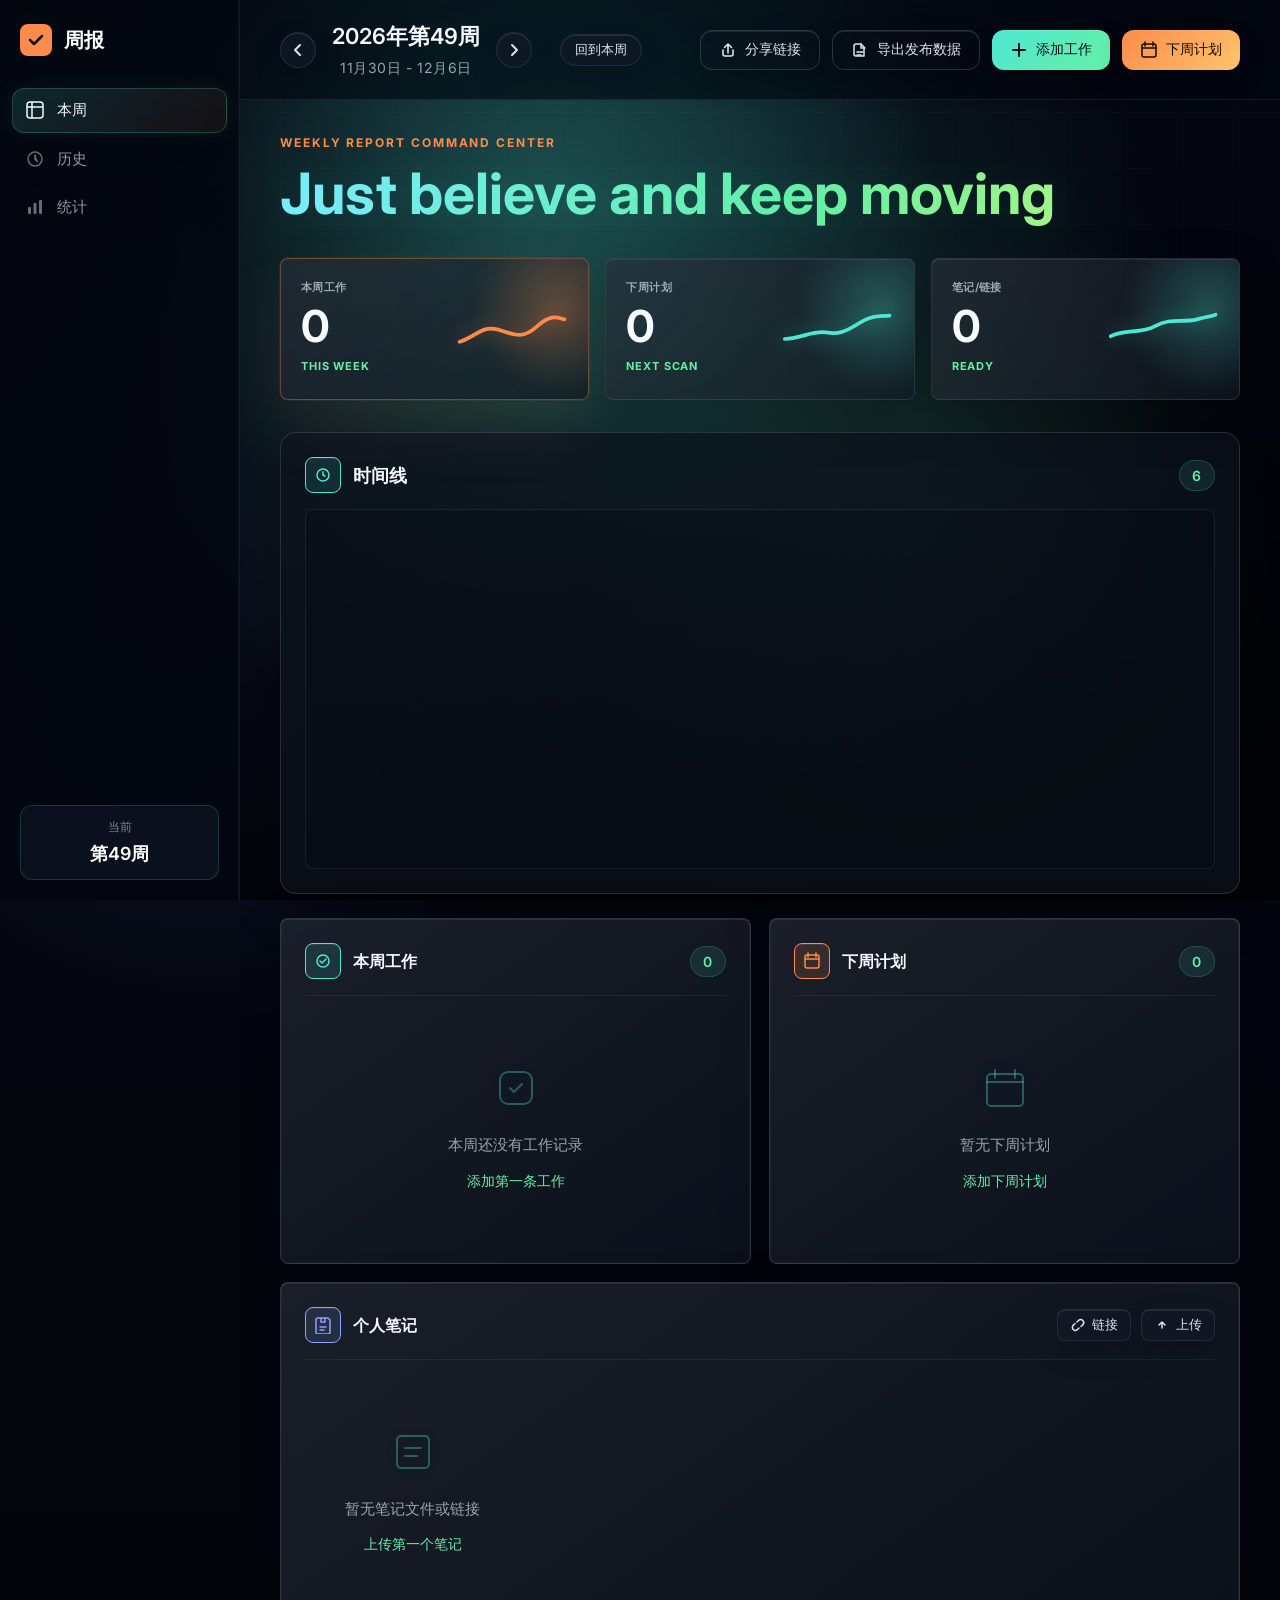
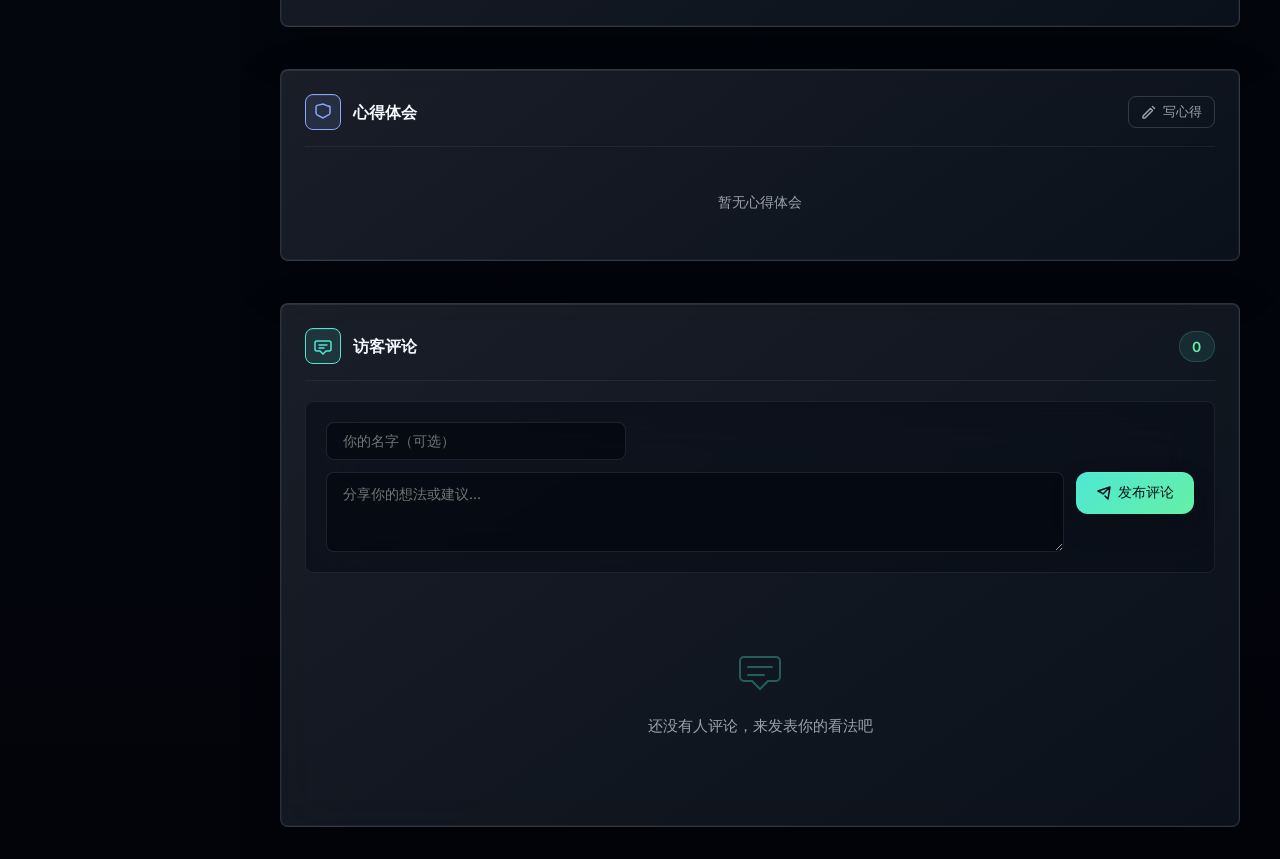
<file: index.html>
<!DOCTYPE html>
<html lang="zh-CN">
<head>
    <meta charset="UTF-8">
    <meta name="viewport" content="width=device-width, initial-scale=1.0">
    <title>周报 | Weekly Report</title>
    <link rel="stylesheet" href="css/style.css?v=20260713-plan-sync">
    <link rel="preconnect" href="https://fonts.googleapis.com">
    <link rel="preconnect" href="https://fonts.gstatic.com" crossorigin>
    <link href="https://fonts.googleapis.com/css2?family=Inter:wght@300;400;500;600;700&display=swap" rel="stylesheet">
</head>
<body>
    <div class="app-container">
        <!-- 侧边导航 -->
        <aside class="sidebar">
            <div class="sidebar-header">
                <div class="logo">
                    <svg width="32" height="32" viewBox="0 0 32 32" fill="none">
                        <rect width="32" height="32" rx="8" fill="url(#logo-gradient)"/>
                        <path d="M10 16L14 20L22 12" stroke="white" stroke-width="2.5" stroke-linecap="round" stroke-linejoin="round"/>
                        <defs>
                            <linearGradient id="logo-gradient" x1="0" y1="0" x2="32" y2="32">
                                <stop stop-color="#0A84FF"/>
                                <stop offset="1" stop-color="#5E5CE6"/>
                            </linearGradient>
                        </defs>
                    </svg>
                    <span>周报</span>
                </div>
            </div>

            <nav class="sidebar-nav">
                <a href="#" class="nav-item active" data-view="current">
                    <svg width="20" height="20" viewBox="0 0 20 20" fill="currentColor">
                        <rect x="2" y="2" width="16" height="16" rx="3" stroke="currentColor" stroke-width="1.5" fill="none"/>
                        <path d="M2 7h16M7 2v16" stroke="currentColor" stroke-width="1.5"/>
                    </svg>
                    <span>本周</span>
                </a>
                <a href="#" class="nav-item" data-view="history">
                    <svg width="20" height="20" viewBox="0 0 20 20" fill="currentColor">
                        <circle cx="10" cy="10" r="7" stroke="currentColor" stroke-width="1.5" fill="none"/>
                        <path d="M10 6v4l2.5 2.5" stroke="currentColor" stroke-width="1.5" stroke-linecap="round"/>
                    </svg>
                    <span>历史</span>
                </a>
                <a href="#" class="nav-item" data-view="stats">
                    <svg width="20" height="20" viewBox="0 0 20 20" fill="currentColor">
                        <rect x="3" y="10" width="3" height="7" rx="1" fill="currentColor"/>
                        <rect x="8.5" y="6" width="3" height="11" rx="1" fill="currentColor"/>
                        <rect x="14" y="3" width="3" height="14" rx="1" fill="currentColor"/>
                    </svg>
                    <span>统计</span>
                </a>
            </nav>

            <div class="sidebar-footer">
                <div class="current-week-badge">
                    <span class="week-label">当前</span>
                    <span class="week-number" id="sidebarWeek">第1周</span>
                </div>
            </div>
        </aside>

        <!-- 主内容区 -->
        <main class="main-content">
            <!-- 顶部导航栏 -->
            <header class="top-bar">
                <div class="week-selector">
                    <button class="week-nav-btn" id="prevWeek" aria-label="上一周">
                        <svg width="20" height="20" viewBox="0 0 20 20" fill="none">
                            <path d="M12 15L7 10L12 5" stroke="currentColor" stroke-width="2" stroke-linecap="round" stroke-linejoin="round"/>
                        </svg>
                    </button>
                    <div class="week-display">
                        <h1 id="currentWeekTitle">2026年第1周</h1>
                        <span class="week-dates" id="currentWeekDates">1月1日 - 1月7日</span>
                    </div>
                    <button class="week-nav-btn" id="nextWeek" aria-label="下一周">
                        <svg width="20" height="20" viewBox="0 0 20 20" fill="none">
                            <path d="M8 5L13 10L8 15" stroke="currentColor" stroke-width="2" stroke-linecap="round" stroke-linejoin="round"/>
                        </svg>
                    </button>
                    <button class="today-btn" id="todayBtn">回到本周</button>
                </div>

                <div class="top-actions">
                    <button class="action-btn ghost" id="shareReportBtn">
                        <svg width="18" height="18" viewBox="0 0 18 18" fill="none">
                            <path d="M12.5 6.5L9 3m0 0L5.5 6.5M9 3v9M4 9v4a2 2 0 002 2h6a2 2 0 002-2V9" stroke="currentColor" stroke-width="1.6" stroke-linecap="round" stroke-linejoin="round"/>
                        </svg>
                        <span>分享链接</span>
                    </button>
                    <button class="action-btn ghost" id="exportPublishDataBtn">
                        <svg width="18" height="18" viewBox="0 0 18 18" fill="none">
                            <path d="M5 3h5l3 3v9H5a2 2 0 01-2-2V5a2 2 0 012-2z" stroke="currentColor" stroke-width="1.5" stroke-linejoin="round"/>
                            <path d="M10 3v4h4M6 11h6M6 14h4" stroke="currentColor" stroke-width="1.5" stroke-linecap="round"/>
                        </svg>
                        <span>导出发布数据</span>
                    </button>
                    <button class="action-btn primary" id="addTaskBtn">
                        <svg width="18" height="18" viewBox="0 0 18 18" fill="none">
                            <path d="M9 3v12M3 9h12" stroke="currentColor" stroke-width="2" stroke-linecap="round"/>
                        </svg>
                        <span>添加工作</span>
                    </button>
                    <button class="action-btn secondary" id="addHarvestBtn">
                        <svg width="18" height="18" viewBox="0 0 18 18" fill="none">
                            <rect x="2" y="3" width="14" height="13" rx="2" stroke="currentColor" stroke-width="1.5"/>
                            <path d="M2 7h14M5 1v4M13 1v4" stroke="currentColor" stroke-width="1.5" stroke-linecap="round"/>
                        </svg>
                        <span>下周计划</span>
                    </button>
                </div>
            </header>

            <section class="dashboard-hero" aria-label="周报概览">
                <div class="hero-copy">
                    <p class="hero-kicker">Weekly Report Command Center</p>
                    <h2>Just believe and keep moving</h2>
                </div>
                <div class="hero-metrics">
                    <article class="metric-card is-hot">
                        <div>
                            <span class="metric-label">本周工作</span>
                            <strong id="heroTasksCount">0</strong>
                            <small>THIS WEEK</small>
                        </div>
                        <svg class="sparkline" viewBox="0 0 120 42" aria-hidden="true">
                            <path d="M4 34 C22 28, 28 16, 45 21 S70 32, 86 18 S108 8, 116 10" />
                        </svg>
                    </article>
                    <article class="metric-card">
                        <div>
                            <span class="metric-label">下周计划</span>
                            <strong id="heroPlansCount">0</strong>
                            <small>NEXT SCAN</small>
                        </div>
                        <svg class="sparkline teal" viewBox="0 0 120 42" aria-hidden="true">
                            <path d="M4 31 C22 30, 35 22, 48 24 S68 24, 82 15 S102 7, 116 6" />
                        </svg>
                    </article>
                    <article class="metric-card">
                        <div>
                            <span class="metric-label">笔记/链接</span>
                            <strong id="heroNotesCount">0</strong>
                            <small>READY</small>
                        </div>
                        <svg class="sparkline teal" viewBox="0 0 120 42" aria-hidden="true">
                            <path d="M4 28 C20 20, 36 26, 52 17 S80 14, 96 10 S110 7, 116 5" />
                        </svg>
                    </article>
                </div>
            </section>

            <!-- 内容视图容器 -->
            <div class="content-views">
                <!-- 本周视图 -->
                <section class="view current-view active" id="currentView">
                    <!-- 时间线模块 -->
                    <div class="timeline-section" id="timelineSection">
                        <div class="timeline-header">
                            <div class="timeline-title">
                                <div class="section-icon teal">
                                    <svg width="18" height="18" viewBox="0 0 18 18" fill="none">
                                        <circle cx="9" cy="9" r="6" stroke="currentColor" stroke-width="1.5"/>
                                        <path d="M9 6v3l2 1" stroke="currentColor" stroke-width="1.5" stroke-linecap="round"/>
                                    </svg>
                                </div>
                                <h2>时间线</h2>
                            </div>
                            <span class="badge" id="milestonesCount">0</span>
                        </div>
                        <div id="timelineList">
                            <div class="timeline-empty">
                                <p>暂无里程碑节点，编辑工作项时可添加里程碑</p>
                            </div>
                        </div>
                    </div>

                    <div class="content-grid">
                        <!-- 本周工作 -->
                        <div class="content-section">
                            <div class="section-header">
                                <div class="section-title">
                                    <div class="section-icon blue">
                                        <svg width="18" height="18" viewBox="0 0 18 18" fill="none">
                                            <circle cx="9" cy="9" r="6" stroke="currentColor" stroke-width="1.5"/>
                                            <path d="M6 9l2 2 4-4" stroke="currentColor" stroke-width="1.5" stroke-linecap="round" stroke-linejoin="round"/>
                                        </svg>
                                    </div>
                                    <h2>本周工作</h2>
                                </div>
                                <span class="badge" id="tasksCount">0</span>
                            </div>
                            <div class="section-content" id="tasksList">
                                <div class="empty-state">
                                    <div class="empty-icon">
                                        <svg width="48" height="48" viewBox="0 0 48 48" fill="none">
                                            <rect x="8" y="8" width="32" height="32" rx="8" stroke="currentColor" stroke-width="2"/>
                                            <path d="M18 24l4 4 8-8" stroke="currentColor" stroke-width="2" stroke-linecap="round" stroke-linejoin="round"/>
                                        </svg>
                                    </div>
                                    <p>本周还没有工作记录</p>
                                    <button class="link-btn" onclick="app.openModal('task')">添加第一条工作</button>
                                </div>
                            </div>
                        </div>

                        <!-- 下周计划 -->
                        <div class="content-section">
                            <div class="section-header">
                                <div class="section-title">
                                    <div class="section-icon orange">
                                        <svg width="18" height="18" viewBox="0 0 18 18" fill="none">
                                            <rect x="2" y="3" width="14" height="13" rx="2" stroke="currentColor" stroke-width="1.5"/>
                                            <path d="M2 7h14M5 1v4M13 1v4" stroke="currentColor" stroke-width="1.5" stroke-linecap="round"/>
                                        </svg>
                                    </div>
                                    <h2>下周计划</h2>
                                </div>
                                <span class="badge" id="harvestsCount">0</span>
                            </div>
                            <div class="section-content" id="harvestsList">
                                <div class="empty-state">
                                    <div class="empty-icon">
                                        <svg width="48" height="48" viewBox="0 0 48 48" fill="none">
                                            <rect x="6" y="10" width="36" height="32" rx="4" stroke="currentColor" stroke-width="2"/>
                                            <path d="M6 18h36M14 6v8M34 6v8" stroke="currentColor" stroke-width="2" stroke-linecap="round"/>
                                        </svg>
                                    </div>
                                    <p>暂无下周计划</p>
                                    <button class="link-btn" onclick="app.openModal('harvest')">添加下周计划</button>
                                </div>
                            </div>
                        </div>

                        <!-- 个人笔记 -->
                        <div class="content-section full-width">
                            <div class="section-header">
                                <div class="section-title">
                                    <div class="section-icon purple">
                                        <svg width="18" height="18" viewBox="0 0 18 18" fill="none">
                                            <path d="M4 2h10l2 2v12a2 2 0 01-2 2H4a2 2 0 01-2-2V4a2 2 0 012-2z" stroke="currentColor" stroke-width="1.5"/>
                                            <path d="M7 2v4h4V2" stroke="currentColor" stroke-width="1.5"/>
                                            <path d="M6 11h6M6 14h4" stroke="currentColor" stroke-width="1.5" stroke-linecap="round"/>
                                        </svg>
                                    </div>
                                    <h2>个人笔记</h2>
                                </div>
                                <div class="note-actions-header">
                                    <button class="upload-btn" id="addNoteLinkBtn">
                                        <svg width="16" height="16" viewBox="0 0 16 16" fill="none">
                                            <path d="M7 5l1.5-1.5a3 3 0 014.25 4.25L11 9.5M9 11l-1.5 1.5a3 3 0 01-4.25-4.25L5 6.5" stroke="currentColor" stroke-width="1.5" stroke-linecap="round"/>
                                        </svg>
                                        <span>链接</span>
                                    </button>
                                    <button class="upload-btn" id="uploadNoteBtn">
                                        <svg width="16" height="16" viewBox="0 0 16 16" fill="none">
                                            <path d="M8 11V5M5 8l3-3 3 3" stroke="currentColor" stroke-width="1.5" stroke-linecap="round" stroke-linejoin="round"/>
                                        </svg>
                                        <span>上传</span>
                                    </button>
                                </div>
                                <input type="file" id="noteInput" accept=".txt,.md,.pdf,.doc,.docx,.jpg,.png" hidden multiple>
                            </div>
                            <div class="section-content notes-grid" id="notesList">
                                <div class="empty-state">
                                    <div class="empty-icon">
                                        <svg width="48" height="48" viewBox="0 0 48 48" fill="none">
                                            <path d="M12 8h24a4 4 0 014 4v24a4 4 0 01-4 4H12a4 4 0 01-4-4V12a4 4 0 014-4z" stroke="currentColor" stroke-width="2"/>
                                            <path d="M16 20h16M16 28h12" stroke="currentColor" stroke-width="2" stroke-linecap="round"/>
                                        </svg>
                                    </div>
                                    <p>暂无笔记文件</p>
                                    <button class="link-btn" onclick="document.getElementById('noteInput').click()">上传第一个笔记</button>
                                </div>
                            </div>
                        </div>

                        <!-- 心得体会 -->
                        <div class="content-section full-width thoughts-section">
                            <div class="section-header">
                                <div class="section-title">
                                    <div class="section-icon pink">
                                        <svg width="18" height="18" viewBox="0 0 18 18" fill="none">
                                            <path d="M9 15l-5.878-3.124C2.424 11.29 2 10.594 2 9.84V4.16c0-.754.424-1.45 1.122-1.784L9 1l5.878 2.376C15.576 2.71 16 3.406 16 4.16v5.68c0 .754-.424 1.45-1.122 1.784L9 15z" stroke="currentColor" stroke-width="1.5"/>
                                        </svg>
                                    </div>
                                    <h2>心得体会</h2>
                                </div>
                                <button class="edit-thoughts-btn" id="editThoughtsBtn">
                                    <svg width="16" height="16" viewBox="0 0 16 16" fill="none">
                                        <path d="M11.5 2.5l2 2M2 12v2h2l7.5-7.5-2-2L2 12z" stroke="currentColor" stroke-width="1.5" stroke-linecap="round" stroke-linejoin="round"/>
                                    </svg>
                                    <span>写心得</span>
                                </button>
                            </div>
                            <div class="section-content thoughts-content">
                                <!-- 本周心得输入框（默认隐藏） -->
                                <div class="thoughts-input-area" id="thoughtsInputArea" style="display: none;">
                                    <textarea id="weekThoughts" placeholder="写下本周的心得体会、经验总结、感悟..." rows="4" maxlength="1000"></textarea>
                                    <div class="thoughts-actions">
                                        <button class="cancel-thoughts-btn" id="cancelThoughtsBtn">取消</button>
                                        <button class="save-thoughts-btn" id="saveThoughtsBtn">
                                            <svg width="16" height="16" viewBox="0 0 16 16" fill="none">
                                                <path d="M8 12l3-3M8 12V5M8 12L5 9" stroke="currentColor" stroke-width="1.5" stroke-linecap="round" stroke-linejoin="round"/>
                                            </svg>
                                            保存
                                        </button>
                                    </div>
                                </div>
                                <!-- 心得列表 -->
                                <div id="thoughtsList">
                                    <div class="empty-state compact">
                                        <p>暂无心得体会</p>
                                    </div>
                                </div>
                            </div>
                        </div>

                        <!-- 评论区域 -->
                        <div class="content-section full-width comments-section">
                            <div class="section-header">
                                <div class="section-title">
                                    <div class="section-icon teal">
                                        <svg width="18" height="18" viewBox="0 0 18 18" fill="none">
                                            <path d="M3 4h12a2 2 0 012 2v6a2 2 0 01-2 2h-3l-3 3-3-3H3a2 2 0 01-2-2V6a2 2 0 012-2z" stroke="currentColor" stroke-width="1.5"/>
                                            <path d="M5 8h8M5 11h5" stroke="currentColor" stroke-width="1.5" stroke-linecap="round"/>
                                        </svg>
                                    </div>
                                    <h2>访客评论</h2>
                                </div>
                                <span class="badge" id="commentsCount">0</span>
                            </div>
                            <div class="section-content">
                                <!-- 评论输入框 -->
                                <div class="comment-input-area">
                                    <div class="comment-author-input">
                                        <input type="text" id="commentAuthor" placeholder="你的名字（可选）" maxlength="20">
                                    </div>
                                    <div class="comment-textarea-wrapper">
                                        <textarea id="commentContent" placeholder="分享你的想法或建议..." rows="3" maxlength="500"></textarea>
                                        <button class="submit-comment-btn" id="submitCommentBtn">
                                            <svg width="16" height="16" viewBox="0 0 16 16" fill="none">
                                                <path d="M14 2L7 9M14 2l-2 12-3-3M14 2L2 6l4 2" stroke="currentColor" stroke-width="1.5" stroke-linecap="round" stroke-linejoin="round"/>
                                            </svg>
                                            发布评论
                                        </button>
                                    </div>
                                </div>

                                <!-- 评论列表 -->
                                <div class="comments-list" id="commentsList">
                                    <div class="empty-state">
                                        <div class="empty-icon">
                                            <svg width="48" height="48" viewBox="0 0 48 48" fill="none">
                                                <path d="M8 12h32a4 4 0 014 4v16a4 4 0 01-4 4h-8l-8 8-8-8H8a4 4 0 01-4-4V16a4 4 0 014-4z" stroke="currentColor" stroke-width="2"/>
                                                <path d="M12 22h24M12 30h16" stroke="currentColor" stroke-width="2" stroke-linecap="round"/>
                                            </svg>
                                        </div>
                                        <p>还没有人评论，来发表你的看法吧</p>
                                    </div>
                                </div>
                            </div>
                        </div>
                    </div>
                </section>

                <!-- 历史视图 -->
                <section class="view history-view" id="historyView">
                    <div class="history-timeline" id="historyTimeline">
                        <div class="empty-state large">
                            <div class="empty-icon">
                                <svg width="64" height="64" viewBox="0 0 64 64" fill="none">
                                    <circle cx="32" cy="32" r="24" stroke="currentColor" stroke-width="2"/>
                                    <path d="M32 18v18l10 6" stroke="currentColor" stroke-width="2" stroke-linecap="round" stroke-linejoin="round"/>
                                </svg>
                            </div>
                            <h3>还没有历史周报</h3>
                            <p>开始记录你的第一周周报吧</p>
                        </div>
                    </div>
                </section>

                <!-- 统计视图 -->
                <section class="view stats-view" id="statsView">
                    <div class="stats-cards">
                        <div class="stat-card">
                            <div class="stat-value" id="statWeeks">0</div>
                            <div class="stat-label">总周数</div>
                        </div>
                        <div class="stat-card">
                            <div class="stat-value" id="statTasks">0</div>
                            <div class="stat-label">本周工作</div>
                        </div>
                        <div class="stat-card">
                            <div class="stat-value" id="statHarvests">0</div>
                            <div class="stat-label">收获心得</div>
                        </div>
                        <div class="stat-card">
                            <div class="stat-value" id="statNotes">0</div>
                            <div class="stat-label">笔记/链接</div>
                        </div>
                        <div class="stat-card">
                            <div class="stat-value" id="statComments">0</div>
                            <div class="stat-label">评论</div>
                        </div>
                    </div>
                    <div class="stats-chart">
                        <h3>周报趋势</h3>
                        <div class="chart-container" id="trendChart">
                            <!-- 简单的趋势图 -->
                        </div>
                    </div>
                    <div class="stats-chart comment-summary-card">
                        <h3>评论总结</h3>
                        <div class="comment-summary-grid" id="commentSummary">
                            <!-- 评论统计总结 -->
                        </div>
                    </div>
                </section>
            </div>
        </main>
    </div>

    <!-- 添加/编辑模态框 -->
    <div class="modal-overlay" id="modalOverlay">
        <div class="modal" id="itemModal">
            <div class="modal-header">
                <h2 id="modalTitle">添加本周工作</h2>
                <button class="modal-close" id="closeModal" aria-label="关闭">
                    <svg width="24" height="24" viewBox="0 0 24 24" fill="none">
                        <path d="M18 6L6 18M6 6l12 12" stroke="currentColor" stroke-width="2" stroke-linecap="round"/>
                    </svg>
                </button>
            </div>
            <div class="modal-body">
                <form id="itemForm">
                    <div class="form-group">
                        <label for="itemProjectSelect">项目名称</label>
                        <div class="project-input-wrapper">
                            <select id="itemProjectSelect">
                                <option value="">选择已有项目...</option>
                            </select>
                            <input type="text" id="itemProjectName" placeholder="或手动输入新项目">
                        </div>
                    </div>

                    <div class="form-group">
                        <label for="itemTitle">标题 <span class="required">*</span></label>
                        <input type="text" id="itemTitle" placeholder="简短描述这件事..." required>
                    </div>

                    <div class="form-group">
                        <label for="itemContent">工作内容</label>
                        <textarea id="itemContent" rows="3" placeholder="详细描述工作内容..."></textarea>
                    </div>

                    <div class="form-group">
                        <label for="itemReflection">心得体会</label>
                        <textarea id="itemReflection" rows="2" placeholder="记录收获、感悟、经验总结..."></textarea>
                    </div>

                    <div class="form-row">
                        <div class="form-group half">
                            <label for="itemCategory">分类</label>
                            <select id="itemCategory">
                                <option value="ai">AI</option>
                                <option value="c_product">C端产品</option>
                            </select>
                        </div>

                        <div class="form-group half">
                            <label for="itemPriority">优先级</label>
                            <select id="itemPriority">
                                <option value="p0">P0</option>
                                <option value="p1" selected>P1</option>
                                <option value="p2">P2</option>
                                <option value="p3">P3</option>
                            </select>
                        </div>
                    </div>

                    <div class="form-group">
                        <label>标签</label>
                        <div class="tags-input">
                            <div class="tags-container" id="tagsContainer"></div>
                            <input type="text" id="tagInput" placeholder="输入标签后按回车添加...">
                        </div>
                    </div>

                    <div class="form-row">
                        <div class="form-group half">
                            <label for="itemStartDate">开始日期</label>
                            <input type="date" id="itemStartDate">
                        </div>
                        <div class="form-group half">
                            <label for="itemEndDate">完成日期</label>
                            <input type="date" id="itemEndDate">
                        </div>
                    </div>

                    <div class="form-group" id="ddlGroup" style="display: none;">
                        <label for="itemDDL">截止日期 (DDL) <span class="required">*</span></label>
                        <input type="date" id="itemDDL">
                        <small style="color: var(--orange); font-size: 12px; margin-top: 4px; display: block;">
                            未完成工作需要设置截止日期
                        </small>
                    </div>

                    <div class="form-group">
                        <label>颜色标记</label>
                        <div class="color-selector">
                            <label class="color-option">
                                <input type="radio" name="itemColor" value="#0A84FF" checked>
                                <span class="color-dot" style="background: #0A84FF"></span>
                            </label>
                            <label class="color-option">
                                <input type="radio" name="itemColor" value="#30D158">
                                <span class="color-dot" style="background: #30D158"></span>
                            </label>
                            <label class="color-option">
                                <input type="radio" name="itemColor" value="#FF9F0A">
                                <span class="color-dot" style="background: #FF9F0A"></span>
                            </label>
                            <label class="color-option">
                                <input type="radio" name="itemColor" value="#FF453A">
                                <span class="color-dot" style="background: #FF453A"></span>
                            </label>
                            <label class="color-option">
                                <input type="radio" name="itemColor" value="#BF5AF2">
                                <span class="color-dot" style="background: #BF5AF2"></span>
                            </label>
                            <label class="color-option">
                                <input type="radio" name="itemColor" value="#5E5CE6">
                                <span class="color-dot" style="background: #5E5CE6"></span>
                            </label>
                        </div>
                    </div>

                    <div class="form-group">
                        <label for="itemProgress">完成进度</label>
                        <div class="progress-input">
                            <input type="range" id="itemProgress" min="0" max="100" value="100">
                            <span class="progress-value" id="progressValue">100%</span>
                        </div>
                    </div>

                    <!-- 里程碑编辑器 -->
                    <div class="milestones-editor">
                        <h3>
                            <svg width="16" height="16" viewBox="0 0 16 16" fill="none">
                                <circle cx="8" cy="8" r="5" stroke="currentColor" stroke-width="1.5"/>
                                <path d="M8 5v3l2 1" stroke="currentColor" stroke-width="1.5" stroke-linecap="round"/>
                            </svg>
                            里程碑节点
                        </h3>
                        <div class="milestones-list" id="milestonesList">
                            <!-- 动态填充 -->
                        </div>
                        <button type="button" class="add-milestone-btn" id="addMilestoneBtn">
                            <svg width="16" height="16" viewBox="0 0 16 16" fill="none">
                                <path d="M8 3v10M3 8h10" stroke="currentColor" stroke-width="1.5" stroke-linecap="round"/>
                            </svg>
                            添加里程碑
                        </button>
                    </div>
                </form>
            </div>
            <div class="modal-footer">
                <button class="btn secondary" id="cancelBtn">取消</button>
                <button class="btn primary" id="saveBtn">
                    <span>保存</span>
                </button>
            </div>
        </div>
    </div>

    <!-- Toast 提示 -->
    <div class="toast" id="toast">
        <div class="toast-icon"></div>
        <span class="toast-message" id="toastMessage">保存成功</span>
    </div>

    <script src="js/storage.js?v=20260713-natural-week-v2"></script>
    <script src="js/app.js?v=20260714-preserve-synced-edits"></script>
</body>
</html>
</file>
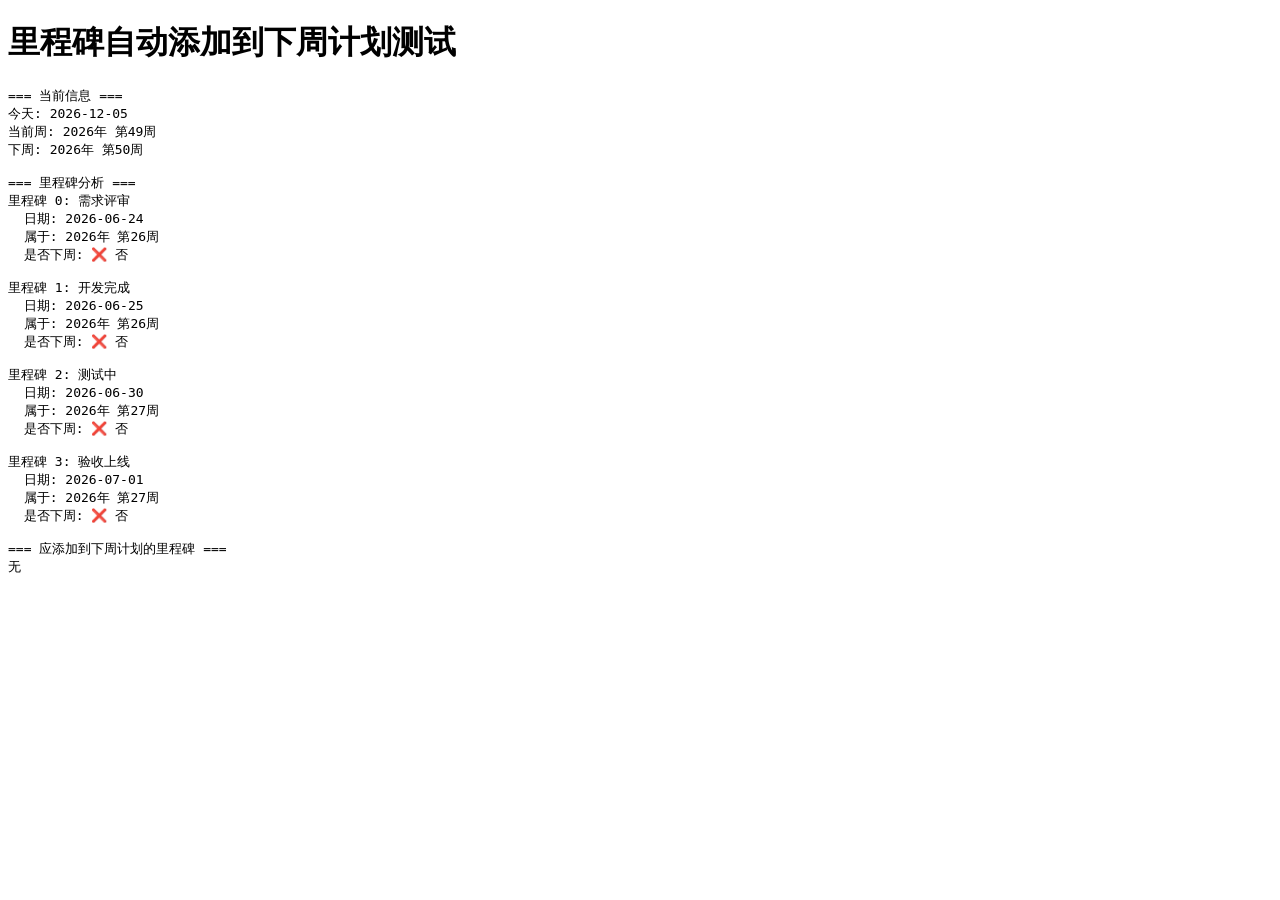
<file: test_milestone.html>
<!DOCTYPE html>
<html>
<head>
    <meta charset="UTF-8">
    <title>里程碑测试</title>
</head>
<body>
    <h1>里程碑自动添加到下周计划测试</h1>
    <pre id="output"></pre>

    <script>
        const output = document.getElementById('output');
        let logs = [];

        function log(msg) {
            logs.push(msg);
            console.log(msg);
        }

        // 模拟 getWeekNumber
        function getWeekNumber(date) {
            const d = new Date(Date.UTC(date.getFullYear(), date.getMonth(), date.getDate()));
            const dayNum = d.getUTCDay() || 7;
            d.setUTCDate(d.getUTCDate() + 4 - dayNum);
            const yearStart = new Date(Date.UTC(d.getUTCFullYear(), 0, 1));
            return Math.ceil((((d - yearStart) / 86400000) + 1) / 7);
        }

        // 当前周
        const now = new Date();
        const currentYear = now.getFullYear();
        const currentWeek = getWeekNumber(now);

        // 下周
        let nextWeek = currentWeek + 1;
        let nextYear = currentYear;
        if (nextWeek > 52) {
            nextWeek = 1;
            nextYear++;
        }

        log('=== 当前信息 ===');
        log('今天: ' + now.toISOString().split('T')[0]);
        log('当前周: ' + currentYear + '年 第' + currentWeek + '周');
        log('下周: ' + nextYear + '年 第' + nextWeek + '周');
        log('');

        // 测试里程碑
        const milestones = [
            { title: '需求评审', expectedDate: '2026-06-24' },  // 本周
            { title: '开发完成', expectedDate: '2026-06-25' },  // 本周
            { title: '测试中', expectedDate: '2026-06-30' },    // 下周
            { title: '验收上线', expectedDate: '2026-07-01' },  // 下周
        ];

        log('=== 里程碑分析 ===');
        milestones.forEach((m, i) => {
            const mDate = new Date(m.expectedDate);
            const mWeek = getWeekNumber(mDate);
            const mYear = mDate.getFullYear();
            const isNextWeek = (mYear === nextYear && mWeek === nextWeek);

            log('里程碑 ' + i + ': ' + m.title);
            log('  日期: ' + m.expectedDate);
            log('  属于: ' + mYear + '年 第' + mWeek + '周');
            log('  是否下周: ' + (isNextWeek ? '✅ 是' : '❌ 否'));
            log('');
        });

        log('=== 应添加到下周计划的里程碑 ===');
        const toAdd = milestones.filter(m => {
            const mDate = new Date(m.expectedDate);
            const mWeek = getWeekNumber(mDate);
            const mYear = mDate.getFullYear();
            return mYear === nextYear && mWeek === nextWeek;
        });

        if (toAdd.length > 0) {
            toAdd.forEach(m => log('- ' + m.title + ' (' + m.expectedDate + ')'));
        } else {
            log('无');
        }

        output.textContent = logs.join('\n');
    </script>
</body>
</html>
</file>
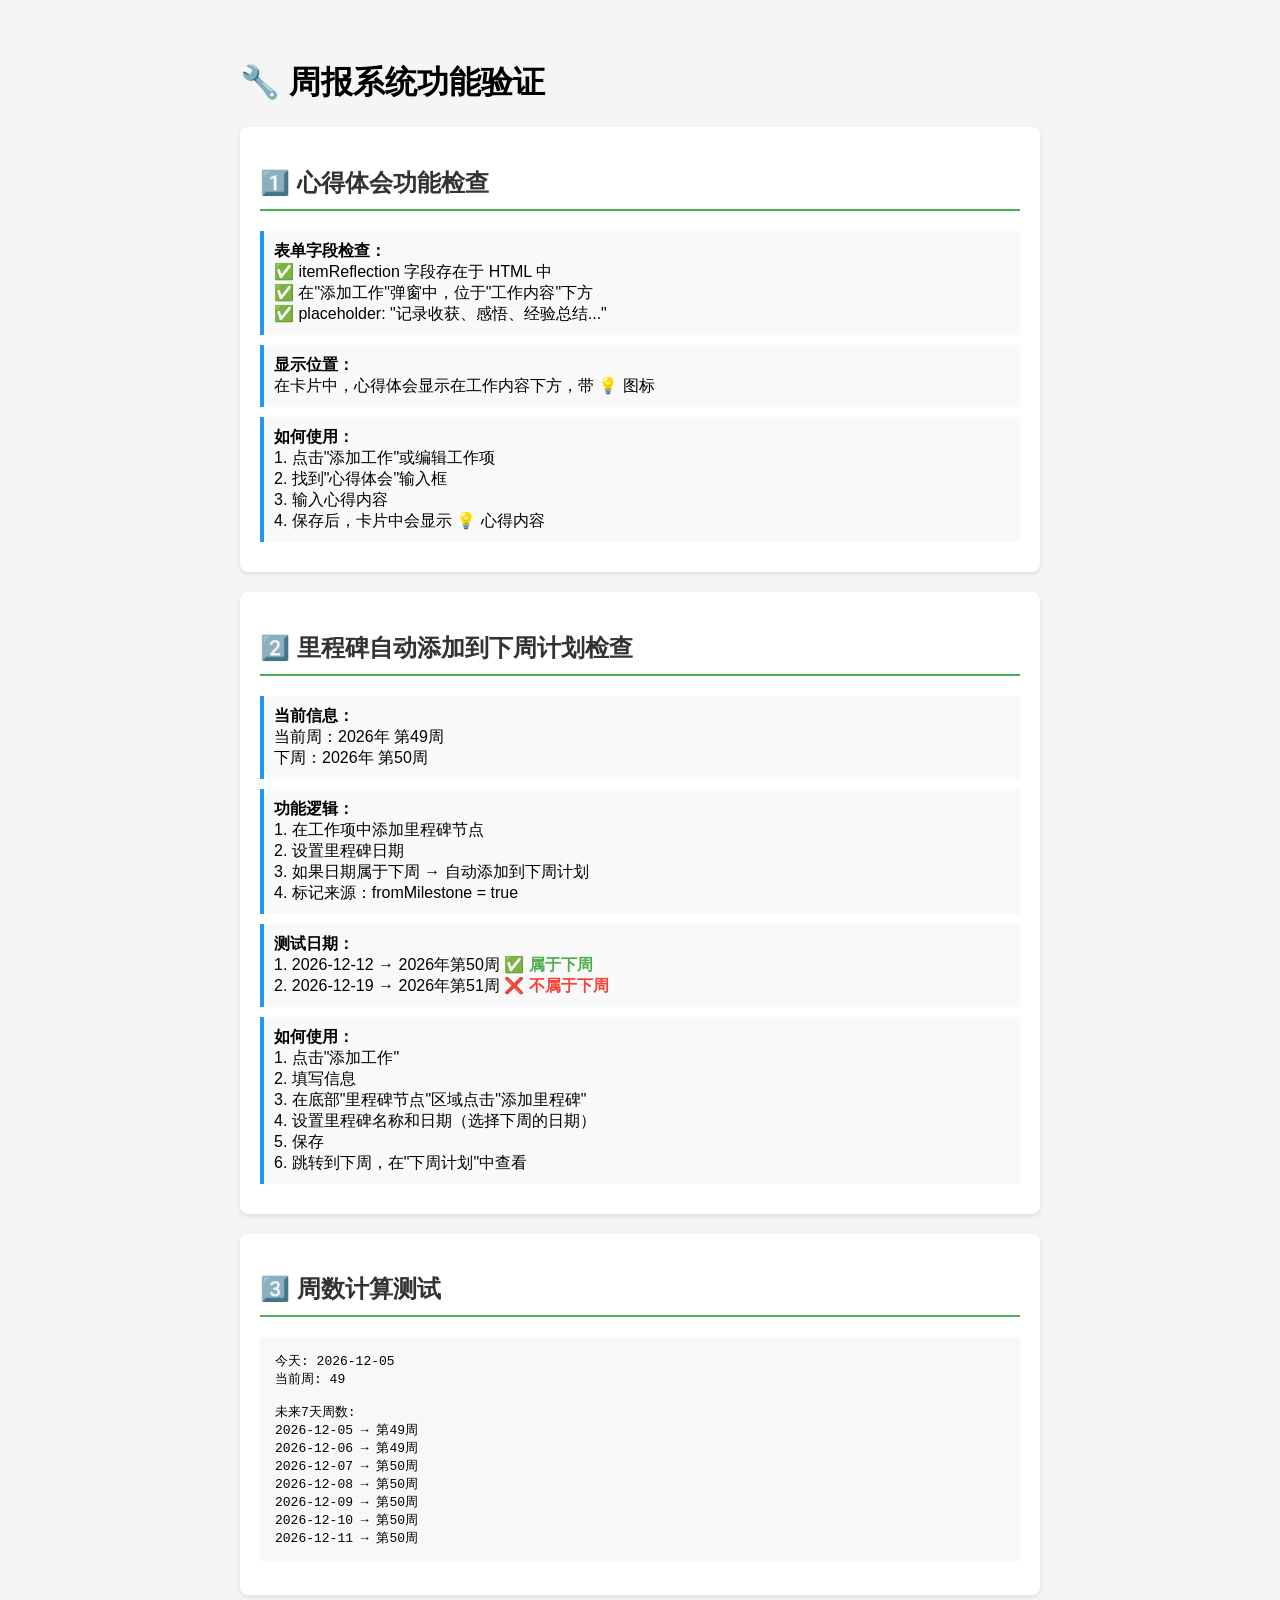
<file: verify.html>
<!DOCTYPE html>
<html lang="zh-CN">
<head>
    <meta charset="UTF-8">
    <meta name="viewport" content="width=device-width, initial-scale=1.0">
    <title>功能验证</title>
    <style>
        body {
            font-family: -apple-system, BlinkMacSystemFont, 'Segoe UI', Roboto, sans-serif;
            max-width: 800px;
            margin: 20px auto;
            padding: 20px;
            background: #f5f5f5;
        }
        .test-section {
            background: white;
            padding: 20px;
            margin: 20px 0;
            border-radius: 8px;
            box-shadow: 0 2px 4px rgba(0,0,0,0.1);
        }
        h2 {
            color: #333;
            border-bottom: 2px solid #4CAF50;
            padding-bottom: 10px;
        }
        .success {
            color: #4CAF50;
            font-weight: bold;
        }
        .error {
            color: #f44336;
            font-weight: bold;
        }
        pre {
            background: #f8f8f8;
            padding: 15px;
            border-radius: 4px;
            overflow-x: auto;
        }
        .check-item {
            margin: 10px 0;
            padding: 10px;
            background: #f9f9f9;
            border-left: 4px solid #2196F3;
        }
    </style>
</head>
<body>
    <h1>🔧 周报系统功能验证</h1>

    <div class="test-section">
        <h2>1️⃣ 心得体会功能检查</h2>
        <div id="reflection-check"></div>
    </div>

    <div class="test-section">
        <h2>2️⃣ 里程碑自动添加到下周计划检查</h2>
        <div id="milestone-check"></div>
    </div>

    <div class="test-section">
        <h2>3️⃣ 周数计算测试</h2>
        <div id="week-calc"></div>
    </div>

    <script>
        // 周数计算函数
        function getWeekNumber(date) {
            const d = new Date(Date.UTC(date.getFullYear(), date.getMonth(), date.getDate()));
            const dayNum = d.getUTCDay() || 7;
            d.setUTCDate(d.getUTCDate() + 4 - dayNum);
            const yearStart = new Date(Date.UTC(d.getUTCFullYear(), 0, 1));
            return Math.ceil((((d - yearStart) / 86400000) + 1) / 7);
        }

        // 检查1: 心得体会
        function checkReflection() {
            const container = document.getElementById('reflection-check');
            let html = '';

            // 检查表单字段
            html += '<div class="check-item">';
            html += '<strong>表单字段检查：</strong><br>';
            html += '✅ itemReflection 字段存在于 HTML 中<br>';
            html += '✅ 在"添加工作"弹窗中，位于"工作内容"下方<br>';
            html += '✅ placeholder: "记录收获、感悟、经验总结..."';
            html += '</div>';

            html += '<div class="check-item">';
            html += '<strong>显示位置：</strong><br>';
            html += '在卡片中，心得体会显示在工作内容下方，带 💡 图标';
            html += '</div>';

            html += '<div class="check-item">';
            html += '<strong>如何使用：</strong><br>';
            html += '1. 点击"添加工作"或编辑工作项<br>';
            html += '2. 找到"心得体会"输入框<br>';
            html += '3. 输入心得内容<br>';
            html += '4. 保存后，卡片中会显示 💡 心得内容';
            html += '</div>';

            container.innerHTML = html;
        }

        // 检查2: 里程碑功能
        function checkMilestone() {
            const container = document.getElementById('milestone-check');
            let html = '';

            const now = new Date();
            const currentWeek = getWeekNumber(now);
            const currentYear = now.getFullYear();

            let nextWeek = currentWeek + 1;
            let nextYear = currentYear;
            if (nextWeek > 52) {
                nextWeek = 1;
                nextYear++;
            }

            html += '<div class="check-item">';
            html += `<strong>当前信息：</strong><br>`;
            html += `当前周：${currentYear}年 第${currentWeek}周<br>`;
            html += `下周：${nextYear}年 第${nextWeek}周`;
            html += '</div>';

            html += '<div class="check-item">';
            html += '<strong>功能逻辑：</strong><br>';
            html += '1. 在工作项中添加里程碑节点<br>';
            html += '2. 设置里程碑日期<br>';
            html += '3. 如果日期属于下周 → 自动添加到下周计划<br>';
            html += '4. 标记来源：fromMilestone = true';
            html += '</div>';

            // 测试日期
            const testDates = [
                new Date(now.getTime() + 7 * 24 * 60 * 60 * 1000), // 下周
                new Date(now.getTime() + 14 * 24 * 60 * 60 * 1000), // 下下周
            ];

            html += '<div class="check-item">';
            html += '<strong>测试日期：</strong><br>';
            testDates.forEach((d, i) => {
                const w = getWeekNumber(d);
                const y = d.getFullYear();
                const isNext = (y === nextYear && w === nextWeek);
                html += `${i+1}. ${d.toISOString().split('T')[0]} → ${y}年第${w}周 ${isNext ? '<span class="success">✅ 属于下周</span>' : '<span class="error">❌ 不属于下周</span>'}<br>`;
            });
            html += '</div>';

            html += '<div class="check-item">';
            html += '<strong>如何使用：</strong><br>';
            html += '1. 点击"添加工作"<br>';
            html += '2. 填写信息<br>';
            html += '3. 在底部"里程碑节点"区域点击"添加里程碑"<br>';
            html += '4. 设置里程碑名称和日期（选择下周的日期）<br>';
            html += '5. 保存<br>';
            html += '6. 跳转到下周，在"下周计划"中查看';
            html += '</div>';

            container.innerHTML = html;
        }

        // 检查3: 周数计算
        function checkWeekCalc() {
            const container = document.getElementById('week-calc');
            let html = '';

            const now = new Date();
            html += '<pre>';
            html += `今天: ${now.toISOString().split('T')[0]}\n`;
            html += `当前周: ${getWeekNumber(now)}\n\n`;

            html += '未来7天周数:\n';
            for (let i = 0; i < 7; i++) {
                const d = new Date(now.getTime() + i * 24 * 60 * 60 * 1000);
                html += `${d.toISOString().split('T')[0]} → 第${getWeekNumber(d)}周\n`;
            }
            html += '</pre>';

            container.innerHTML = html;
        }

        // 执行检查
        checkReflection();
        checkMilestone();
        checkWeekCalc();
    </script>
</body>
</html>
</file>
<file: css/style.css>
/* ===== Apple 风格设计系统 ===== */

:root {
    /* 苹果系统色彩 - 克制使用 */
    --blue: #0A84FF;
    --green: #30D158;
    --orange: #FF9F0A;
    --red: #FF453A;
    --purple: #BF5AF2;
    --indigo: #5E5CE6;
    --pink: #FF375F;
    --teal: #64D2FF;

    /* 暗色灰度系统 */
    --gray-1: #8E8E93;
    --gray-2: #636366;
    --gray-3: #48484A;
    --gray-4: #3A3A3C;
    --gray-5: #2C2C2E;
    --gray-6: #1C1C1E;

    /* 背景色 - 深黑主题 */
    --bg-primary: #000000;
    --bg-secondary: #0A0A0A;
    --bg-tertiary: #1C1C1E;
    --bg-sidebar: #000000;
    --bg-card: #1C1C1E;

    /* 文字色 - 浅色 */
    --text-primary: #FFFFFF;
    --text-secondary: #EBEBF5;
    --text-tertiary: #EBEBF599;
    --text-quaternary: #EBEBF54D;

    /* 交互色 */
    --border: rgba(255, 255, 255, 0.06);
    --border-strong: rgba(255, 255, 255, 0.12);
    --shadow-sm: 0 1px 3px rgba(0, 0, 0, 0.3), 0 1px 2px rgba(0, 0, 0, 0.4);
    --shadow-md: 0 4px 12px rgba(0, 0, 0, 0.5);
    --shadow-lg: 0 12px 40px rgba(0, 0, 0, 0.7);

    /* 尺寸系统 */
    --radius-sm: 8px;
    --radius-md: 12px;
    --radius-lg: 16px;
    --radius-xl: 20px;

    /* 动画 */
    --transition-fast: 0.15s ease;
    --transition-normal: 0.25s ease;
    --transition-slow: 0.35s ease;
}

/* ===== 全局样式 ===== */

* {
    margin: 0;
    padding: 0;
    box-sizing: border-box;
}

html {
    font-size: 16px;
    -webkit-font-smoothing: antialiased;
    -moz-osx-font-smoothing: grayscale;
}

body {
    font-family: 'Inter', -apple-system, BlinkMacSystemFont, 'SF Pro Display', 'SF Pro Text', 'Helvetica Neue', sans-serif;
    background: var(--bg-secondary);
    color: var(--text-primary);
    line-height: 1.5;
    min-height: 100vh;
}

/* ===== 主容器布局 ===== */

.app-container {
    display: flex;
    min-height: 100vh;
    width: 100%;
    max-width: 100vw;
    overflow-x: hidden;
}

/* ===== 侧边栏 ===== */

.sidebar {
    width: 240px;
    background: var(--bg-sidebar);
    color: white;
    display: flex;
    flex-direction: column;
    position: fixed;
    top: 0;
    left: 0;
    height: 100vh;
    z-index: 100;
}

.sidebar-header {
    padding: 24px 20px;
}

.logo {
    display: flex;
    align-items: center;
    gap: 12px;
    font-size: 20px;
    font-weight: 600;
}

.logo svg {
    flex-shrink: 0;
}

.sidebar-nav {
    flex: 1;
    padding: 8px 12px;
    display: flex;
    flex-direction: column;
    gap: 4px;
}

.nav-item {
    display: flex;
    align-items: center;
    gap: 12px;
    padding: 10px 12px;
    border-radius: var(--radius-md);
    color: rgba(255, 255, 255, 0.7);
    text-decoration: none;
    transition: all var(--transition-fast);
    font-size: 15px;
    font-weight: 400;
}

.nav-item svg {
    flex-shrink: 0;
    opacity: 0.7;
}

.nav-item:hover {
    background: rgba(255, 255, 255, 0.08);
    color: white;
}

.nav-item:hover svg {
    opacity: 1;
}

.nav-item.active {
    background: rgba(255, 255, 255, 0.12);
    color: white;
}

.nav-item.active svg {
    opacity: 1;
}

.sidebar-footer {
    padding: 20px;
}

.current-week-badge {
    background: rgba(255, 255, 255, 0.08);
    border-radius: var(--radius-md);
    padding: 12px 16px;
    text-align: center;
}

.week-label {
    font-size: 12px;
    color: rgba(255, 255, 255, 0.5);
    display: block;
    margin-bottom: 4px;
}

.week-number {
    font-size: 18px;
    font-weight: 600;
}

/* ===== 主内容区 ===== */

.main-content {
    flex: 1;
    margin-left: 240px;
    background: var(--bg-secondary);
    min-height: 100vh;
    min-width: 0;
    max-width: calc(100vw - 240px);
    overflow-x: hidden;
}

/* ===== 顶部导航栏 ===== */

.top-bar {
    background: var(--bg-primary);
    padding: 20px 40px;
    display: flex;
    justify-content: space-between;
    align-items: center;
    border-bottom: 1px solid var(--border);
    position: sticky;
    top: 0;
    z-index: 50;
}

.week-selector {
    display: flex;
    align-items: center;
    gap: 16px;
}

.week-nav-btn {
    width: 36px;
    height: 36px;
    border-radius: 50%;
    border: none;
    background: transparent;
    color: var(--text-secondary);
    cursor: pointer;
    display: flex;
    align-items: center;
    justify-content: center;
    transition: all var(--transition-fast);
}

.week-nav-btn:hover {
    background: var(--gray-6);
    color: var(--text-primary);
}

.week-display {
    text-align: center;
}

.week-display h1 {
    font-size: 24px;
    font-weight: 600;
    color: var(--text-primary);
    margin-bottom: 2px;
}

.week-dates {
    font-size: 14px;
    color: var(--text-tertiary);
}

.today-btn {
    padding: 6px 14px;
    border-radius: 20px;
    border: 1px solid var(--border-strong);
    background: transparent;
    color: var(--text-secondary);
    font-size: 13px;
    font-weight: 500;
    cursor: pointer;
    transition: all var(--transition-fast);
    margin-left: 12px;
}

.today-btn:hover {
    background: var(--blue);
    border-color: var(--blue);
    color: white;
}

.top-actions {
    display: flex;
    gap: 12px;
}

.action-btn {
    display: flex;
    align-items: center;
    gap: 8px;
    padding: 10px 18px;
    border-radius: var(--radius-md);
    border: none;
    font-size: 14px;
    font-weight: 500;
    cursor: pointer;
    transition: all var(--transition-fast);
}

.action-btn svg {
    flex-shrink: 0;
}

.action-btn.primary {
    background: var(--blue);
    color: white;
}

.action-btn.primary:hover {
    background: #409CFF;
    transform: translateY(-1px);
}

.action-btn.secondary {
    background: var(--orange);
    color: white;
}

.action-btn.secondary:hover {
    background: #FFB340;
    transform: translateY(-1px);
}

.action-btn.ghost {
    background: transparent;
    border: 1px solid var(--border-strong);
    color: var(--text-secondary);
}

.action-btn.ghost:hover {
    background: var(--gray-6);
    color: var(--text-primary);
    transform: translateY(-1px);
}

/* ===== 内容视图 ===== */

.content-views {
    padding: 32px 40px;
    width: 100%;
    max-width: 100%;
    overflow-x: hidden;
}

.view {
    display: none;
}

.view.active {
    display: block;
    animation: fadeIn 0.3s ease;
}

@keyframes fadeIn {
    from { opacity: 0; transform: translateY(10px); }
    to { opacity: 1; transform: translateY(0); }
}

/* ===== 内容网格 ===== */

.content-grid {
    display: grid;
    grid-template-columns: repeat(2, 1fr);
    gap: 24px;
    align-items: start;
}

.content-section {
    background: var(--bg-card);
    border-radius: var(--radius-lg);
    padding: 24px;
    box-shadow: var(--shadow-sm);
    border: 1px solid var(--border);
    min-width: 0;
}

.content-section.full-width {
    grid-column: span 2;
}

.section-header {
    display: flex;
    justify-content: space-between;
    align-items: center;
    margin-bottom: 20px;
}

.section-title {
    display: flex;
    align-items: center;
    gap: 12px;
}

.section-icon {
    width: 36px;
    height: 36px;
    border-radius: var(--radius-md);
    display: flex;
    align-items: center;
    justify-content: center;
}

.section-icon.blue {
    background: rgba(10, 132, 255, 0.2);
    color: var(--blue);
}

.section-icon.orange {
    background: rgba(255, 159, 10, 0.2);
    color: var(--orange);
}

.section-icon.purple {
    background: rgba(191, 90, 242, 0.2);
    color: var(--purple);
}

.section-icon.pink {
    background: rgba(255, 55, 95, 0.2);
    color: var(--pink);
}

.section-title h2 {
    font-size: 18px;
    font-weight: 600;
}

.badge {
    font-size: 14px;
    font-weight: 600;
    color: var(--text-tertiary);
    padding: 4px 12px;
    background: var(--gray-6);
    border-radius: 20px;
}

.section-content {
    min-height: 200px;
}

.upload-btn {
    display: flex;
    align-items: center;
    gap: 6px;
    padding: 6px 12px;
    border-radius: var(--radius-sm);
    border: 1px solid var(--border-strong);
    background: transparent;
    color: var(--text-secondary);
    font-size: 13px;
    font-weight: 500;
    cursor: pointer;
    transition: all var(--transition-fast);
}

.upload-btn:hover {
    background: var(--gray-6);
    color: var(--text-primary);
}

/* ===== 空状态 ===== */

.empty-state {
    display: flex;
    flex-direction: column;
    align-items: center;
    justify-content: center;
    padding: 48px 24px;
    text-align: center;
}

.empty-icon {
    color: var(--gray-2);
    margin-bottom: 16px;
}

.empty-state p {
    font-size: 15px;
    color: var(--text-tertiary);
    margin-bottom: 16px;
}

.empty-state.large {
    padding: 80px 24px;
}

.empty-state.large h3 {
    font-size: 20px;
    font-weight: 600;
    color: var(--text-secondary);
    margin-bottom: 8px;
}

.link-btn {
    font-size: 14px;
    font-weight: 500;
    color: var(--blue);
    background: transparent;
    border: none;
    cursor: pointer;
    transition: color var(--transition-fast);
}

.link-btn:hover {
    color: #0077ED;
}

/* ===== 事项卡片 ===== */

/* 项目分组 */
.project-group {
    margin-bottom: 24px;
    border-radius: var(--radius-lg);
    overflow: hidden;
    background: var(--project-bg, rgba(78, 231, 212, 0.04));
    border: 1px solid rgba(255, 255, 255, 0.06);
}

.project-group:last-child {
    margin-bottom: 0;
}

.project-header {
    display: flex;
    justify-content: space-between;
    align-items: center;
    padding: 12px 16px;
    background: rgba(7, 12, 22, 0.5);
    border-bottom: 1px solid rgba(255, 255, 255, 0.04);
    --project-color: var(--teal);
}

.project-indicator {
    display: flex;
    align-items: center;
    gap: 10px;
}

.project-dot {
    width: 8px;
    height: 8px;
    border-radius: 50%;
    background: var(--project-color);
    opacity: 0.8;
}

.project-title {
    font-size: 14px;
    font-weight: 500;
    color: var(--text-primary);
    margin: 0;
}

.project-count {
    font-size: 12px;
    color: var(--text-tertiary);
    background: rgba(255, 255, 255, 0.03);
    padding: 3px 8px;
    border-radius: 10px;
}

.project-tasks {
    padding: 12px;
    background: rgba(7, 12, 22, 0.2);
}

.item-card {
    background: var(--bg-card);
    border-radius: var(--radius-md);
    padding: 12px 14px 12px 18px;
    margin-bottom: 8px;
    transition: all var(--transition-fast);
    border: 1px solid var(--border);
    position: relative;
    overflow: hidden;
}

.item-color-stripe {
    position: absolute;
    left: 0;
    top: 0;
    bottom: 0;
    width: 4px;
    background: var(--item-color, var(--blue));
    transition: all var(--transition-fast);
}

.item-card:hover {
    background: var(--gray-5);
    border-color: var(--border-strong);
}

.item-card:hover .item-color-stripe {
    width: 5px;
    box-shadow: 0 0 12px var(--item-color, var(--blue));
}

.item-card:last-child {
    margin-bottom: 0;
}

.item-header {
    display: flex;
    justify-content: space-between;
    align-items: center;
    margin-bottom: 6px;
    gap: 8px;
}

.item-title-line {
    display: flex;
    align-items: center;
    gap: 8px;
    flex: 1;
    min-width: 0;
}

.item-title {
    font-size: 14px;
    font-weight: 500;
    color: var(--text-primary);
    line-height: 1.3;
    white-space: nowrap;
    overflow: hidden;
    text-overflow: ellipsis;
}

.item-tag-item {
    font-size: 11px;
    padding: 2px 6px;
    border-radius: 4px;
    background: rgba(78, 231, 212, 0.15);
    color: var(--teal);
    font-weight: 500;
    white-space: nowrap;
    flex-shrink: 0;
}

.item-tag-item.ai {
    background: rgba(78, 231, 212, 0.15);
    color: var(--teal);
}

.item-tag-item.c_product {
    background: rgba(255, 139, 74, 0.15);
    color: var(--orange);
}

.item-tag-item.priority {
    background: rgba(255, 139, 74, 0.15);
    color: var(--orange);
}

.item-tag-item.priority.p0 {
    background: rgba(255, 95, 95, 0.15);
    color: var(--red);
}

.item-tag-item.priority.p1 {
    background: rgba(255, 139, 74, 0.15);
    color: var(--orange);
}

.item-tag-item.priority.p2 {
    background: rgba(78, 231, 212, 0.15);
    color: var(--teal);
}

.item-tag-item.priority.p3 {
    background: rgba(142, 142, 147, 0.15);
    color: var(--gray-1);
}

.item-actions {
    display: flex;
    gap: 6px;
    opacity: 0;
    transition: opacity var(--transition-fast);
}

.item-card:hover .item-actions {
    opacity: 1;
}

.item-action-btn {
    width: 26px;
    height: 26px;
    border-radius: var(--radius-sm);
    border: none;
    background: transparent;
    color: var(--text-tertiary);
    cursor: pointer;
    display: flex;
    align-items: center;
    justify-content: center;
    transition: all var(--transition-fast);
}

.item-action-btn:hover {
    background: var(--gray-5);
    color: var(--text-primary);
}

.item-action-btn.delete:hover {
    background: rgba(255, 59, 48, 0.12);
    color: var(--red);
}

.item-content {
    font-size: 13px;
    color: var(--text-secondary);
    line-height: 1.4;
    margin-bottom: 6px;
}

.item-reflection {
    font-size: 12px;
    color: var(--purple);
    line-height: 1.4;
    margin-bottom: 6px;
    padding: 6px 8px;
    background: rgba(191, 90, 242, 0.08);
    border-radius: 6px;
    border-left: 2px solid var(--purple);
}

.item-footer {
    display: flex;
    justify-content: space-between;
    align-items: center;
    gap: 12px;
    margin-top: 6px;
    padding-top: 6px;
    border-top: 1px solid var(--border);
}

.item-dates {
    display: flex;
    gap: 12px;
    font-size: 11px;
    color: var(--text-tertiary);
}

.item-date {
    display: flex;
    align-items: center;
    gap: 4px;
}

.item-ddl {
    color: var(--orange);
    font-weight: 500;
}

.item-progress-mini {
    display: flex;
    align-items: center;
    gap: 6px;
    font-size: 11px;
    color: var(--text-tertiary);
}

.progress-bar-mini {
    width: 60px;
    height: 4px;
    border-radius: 2px;
    background: var(--gray-5);
    overflow: hidden;
}

.progress-fill-mini {
    height: 100%;
    background: linear-gradient(90deg, var(--teal), var(--green));
    border-radius: 2px;
}

.item-meta {
    display: flex;
    align-items: center;
    gap: 12px;
    font-size: 13px;
    color: var(--text-tertiary);
}

.item-category {
    display: inline-flex;
    align-items: center;
    gap: 4px;
    padding: 3px 8px;
    border-radius: 6px;
    font-size: 12px;
    font-weight: 500;
}

.item-category.work { background: rgba(10, 132, 255, 0.2); color: var(--blue); }
.item-category.study { background: rgba(191, 90, 242, 0.2); color: var(--purple); }
.item-category.life { background: rgba(48, 209, 88, 0.2); color: var(--green); }
.item-category.project { background: rgba(255, 159, 10, 0.2); color: var(--orange); }
.item-category.other { background: rgba(142, 142, 147, 0.2); color: var(--gray-1); }

.item-category.ai { background: rgba(10, 132, 255, 0.2); color: var(--blue); }
.item-category.c_product { background: rgba(255, 159, 10, 0.2); color: var(--orange); }

.item-priority {
    display: inline-flex;
    align-items: center;
    gap: 4px;
    padding: 3px 8px;
    border-radius: 6px;
    font-size: 12px;
    font-weight: 600;
}

.item-priority.p0 { background: rgba(255, 69, 58, 0.2); color: var(--red); }
.item-priority.p1 { background: rgba(255, 159, 10, 0.2); color: var(--orange); }
.item-priority.p2 { background: rgba(10, 132, 255, 0.2); color: var(--blue); }
.item-priority.p3 { background: rgba(142, 142, 147, 0.2); color: var(--gray-1); }

.item-tags {
    display: flex;
    gap: 6px;
    flex-wrap: wrap;
}

.item-tag {
    padding: 2px 8px;
    border-radius: 6px;
    background: var(--gray-5);
    color: var(--text-tertiary);
    font-size: 12px;
}

.item-progress {
    display: flex;
    align-items: center;
    gap: 12px;
    width: 100%;
    margin-top: 12px;
    padding-top: 12px;
    border-top: 1px solid var(--border);
}

.progress-bar {
    flex: 1;
    height: 8px;
    border-radius: 4px;
    background: var(--gray-5);
    overflow: hidden;
    position: relative;
}

.progress-fill {
    height: 100%;
    border-radius: 4px;
    background: linear-gradient(90deg, var(--blue), var(--green));
    transition: width 0.3s ease;
}

.progress-text {
    font-size: 14px;
    font-weight: 600;
    color: var(--text-primary);
    min-width: 45px;
    text-align: right;
}

.item-date {
    display: flex;
    align-items: center;
    gap: 4px;
}

.item-ddl {
    display: flex;
    align-items: center;
    gap: 4px;
    color: var(--orange);
    font-weight: 500;
}

/* ===== 笔记网格 ===== */

.notes-grid {
    display: grid;
    grid-template-columns: repeat(auto-fill, minmax(180px, 1fr));
    gap: 16px;
}

.note-card {
    background: var(--bg-tertiary);
    border-radius: var(--radius-md);
    padding: 20px;
    text-align: center;
    transition: all var(--transition-fast);
    border: 1px solid transparent;
    cursor: pointer;
}

.note-card:hover {
    background: var(--gray-6);
    border-color: var(--border-strong);
    transform: translateY(-2px);
}

.note-icon {
    width: 48px;
    height: 48px;
    border-radius: var(--radius-md);
    background: rgba(10, 132, 255, 0.2);
    color: var(--blue);
    display: flex;
    align-items: center;
    justify-content: center;
    margin: 0 auto 12px;
}

.note-icon.pdf { background: rgba(255, 69, 58, 0.2); color: var(--red); }
.note-icon.doc { background: rgba(10, 132, 255, 0.2); color: var(--blue); }
.note-icon.image { background: rgba(48, 209, 88, 0.2); color: var(--green); }
.note-icon.text { background: rgba(142, 142, 147, 0.2); color: var(--gray-1); }

.note-name {
    font-size: 14px;
    font-weight: 500;
    color: var(--text-primary);
    margin-bottom: 4px;
    overflow: hidden;
    text-overflow: ellipsis;
    white-space: nowrap;
}

.note-size {
    font-size: 12px;
    color: var(--text-tertiary);
}

.note-actions {
    margin-top: 12px;
    display: flex;
    justify-content: center;
    gap: 8px;
}

/* ===== 评论区域 ===== */

.comments-section {
    margin-top: 24px;
}

.section-icon.teal {
    background: rgba(100, 210, 255, 0.2);
    color: var(--teal);
}

/* ===== 心得体会 ===== */

.thoughts-section {
    margin-top: 24px;
}

.thoughts-content {
    min-height: auto;
    max-height: 200px;
    overflow-y: auto;
}

.empty-state.compact {
    padding: 24px;
}

.empty-state.compact p {
    font-size: 14px;
    margin-bottom: 0;
}

/* 心得体会输入框 */
.thoughts-input-area {
    margin-bottom: 20px;
    padding: 16px;
    background: var(--bg-tertiary);
    border-radius: var(--radius-md);
    border: 1px solid var(--border);
}

.thoughts-input-area textarea {
    width: 100%;
    padding: 12px;
    border-radius: var(--radius-sm);
    border: 1px solid var(--border-strong);
    background: var(--bg-card);
    color: var(--text-primary);
    font-size: 14px;
    line-height: 1.6;
    resize: vertical;
    min-height: 80px;
    font-family: inherit;
}

.thoughts-input-area textarea:focus {
    outline: none;
    border-color: var(--pink);
}

.thoughts-input-area textarea::placeholder {
    color: var(--text-quaternary);
}

.thoughts-actions {
    display: flex;
    justify-content: flex-end;
    gap: 10px;
    margin-top: 12px;
}

.cancel-thoughts-btn {
    padding: 8px 16px;
    border-radius: var(--radius-sm);
    border: 1px solid var(--border-strong);
    background: transparent;
    color: var(--text-tertiary);
    font-size: 14px;
    cursor: pointer;
    transition: all var(--transition-fast);
}

.cancel-thoughts-btn:hover {
    background: var(--bg-card);
    color: var(--text-primary);
}

.save-thoughts-btn {
    display: inline-flex;
    align-items: center;
    gap: 6px;
    padding: 8px 16px;
    border-radius: var(--radius-sm);
    border: none;
    background: var(--pink);
    color: white;
    font-size: 14px;
    font-weight: 500;
    cursor: pointer;
    transition: all var(--transition-fast);
}

.save-thoughts-btn:hover {
    background: var(--indigo);
    transform: translateY(-1px);
}

.save-thoughts-btn svg {
    flex-shrink: 0;
}

/* 编辑心得按钮 */
.edit-thoughts-btn {
    display: inline-flex;
    align-items: center;
    gap: 6px;
    padding: 6px 12px;
    border-radius: var(--radius-sm);
    border: 1px solid var(--border-strong);
    background: transparent;
    color: var(--text-tertiary);
    font-size: 13px;
    cursor: pointer;
    transition: all var(--transition-fast);
}

.edit-thoughts-btn:hover {
    background: rgba(255, 55, 95, 0.12);
    border-color: var(--pink);
    color: var(--pink);
}

.edit-thoughts-btn svg {
    flex-shrink: 0;
}

/* 心得项样式 */
.thought-item {
    background: var(--bg-tertiary);
    border-radius: var(--radius-md);
    padding: 14px;
    margin-bottom: 10px;
    border: 1px solid var(--border);
    font-size: 14px;
    line-height: 1.6;
    color: var(--text-secondary);
}

.thought-item:last-child {
    margin-bottom: 0;
}

/* 本周心得特殊样式 */
.thought-item.week-thought {
    background: linear-gradient(135deg, rgba(255, 55, 95, 0.08) 0%, var(--bg-tertiary) 100%);
    border-left: 3px solid var(--pink);
}

.thought-item-header {
    display: flex;
    justify-content: space-between;
    align-items: center;
    margin-bottom: 8px;
}

.thought-badge {
    display: inline-block;
    padding: 2px 10px;
    border-radius: 4px;
    background: rgba(255, 55, 95, 0.15);
    color: var(--pink);
    font-size: 12px;
    font-weight: 600;
}

.thought-delete-btn {
    width: 28px;
    height: 28px;
    border-radius: var(--radius-sm);
    border: none;
    background: transparent;
    color: var(--text-tertiary);
    cursor: pointer;
    display: flex;
    align-items: center;
    justify-content: center;
    transition: all var(--transition-fast);
}

.thought-delete-btn:hover {
    background: rgba(255, 69, 58, 0.12);
    color: var(--red);
}

/* 任务心得样式 */
.thought-item.task-thought {
    background: var(--bg-tertiary);
}

.thought-header {
    margin-bottom: 8px;
}

.thought-project {
    display: inline-block;
    padding: 2px 8px;
    margin-right: 8px;
    border-radius: 4px;
    background: rgba(92, 184, 168, 0.15);
    color: #5cb8a8;
    font-size: 12px;
    font-weight: 500;
}

.thought-title {
    color: var(--text-primary);
    font-size: 13px;
}

.thought-content {
    color: var(--text-secondary);
    line-height: 1.6;
}

.comment-input-area {
    margin-bottom: 24px;
    padding: 20px;
    background: var(--bg-tertiary);
    border-radius: var(--radius-lg);
    border: 1px solid var(--border);
}

.comment-author-input {
    margin-bottom: 12px;
}

.comment-author-input input {
    width: 100%;
    max-width: 300px;
    padding: 10px 16px;
    border-radius: var(--radius-md);
    border: 1px solid var(--border-strong);
    background: var(--bg-card);
    color: var(--text-primary);
    font-size: 14px;
    transition: all var(--transition-fast);
}

.comment-author-input input:focus {
    outline: none;
    border-color: var(--blue);
    box-shadow: 0 0 0 3px rgba(10, 132, 255, 0.3);
}

.comment-textarea-wrapper {
    display: flex;
    gap: 12px;
    align-items: flex-start;
}

.comment-textarea-wrapper textarea {
    flex: 1;
    padding: 12px 16px;
    border-radius: var(--radius-md);
    border: 1px solid var(--border-strong);
    background: var(--bg-card);
    color: var(--text-primary);
    font-size: 14px;
    font-family: inherit;
    resize: vertical;
    min-height: 80px;
    transition: all var(--transition-fast);
}

.comment-textarea-wrapper textarea:focus {
    outline: none;
    border-color: var(--blue);
    box-shadow: 0 0 0 3px rgba(10, 132, 255, 0.3);
}

.submit-comment-btn {
    padding: 12px 20px;
    border-radius: var(--radius-md);
    border: none;
    background: var(--blue);
    color: white;
    font-size: 14px;
    font-weight: 500;
    cursor: pointer;
    display: flex;
    align-items: center;
    gap: 6px;
    transition: all var(--transition-fast);
    white-space: nowrap;
}

.submit-comment-btn:hover {
    background: #409CFF;
    transform: translateY(-1px);
}

.submit-comment-btn:disabled {
    opacity: 0.5;
    cursor: not-allowed;
    transform: none;
}

.comments-list {
    min-height: 100px;
}

.comment-card {
    background: var(--bg-tertiary);
    border-radius: var(--radius-md);
    padding: 16px;
    margin-bottom: 12px;
    border: 1px solid var(--border);
    transition: all var(--transition-fast);
}

.comment-card:hover {
    border-color: var(--border-strong);
}

.comment-header {
    display: flex;
    justify-content: space-between;
    align-items: center;
    margin-bottom: 10px;
}

.comment-author {
    display: flex;
    align-items: center;
    gap: 10px;
}

.comment-avatar {
    width: 32px;
    height: 32px;
    border-radius: 50%;
    background: linear-gradient(135deg, var(--blue), var(--purple));
    display: flex;
    align-items: center;
    justify-content: center;
    color: white;
    font-size: 14px;
    font-weight: 600;
}

.comment-name {
    font-size: 15px;
    font-weight: 600;
    color: var(--text-primary);
}

.comment-date {
    font-size: 12px;
    color: var(--text-tertiary);
}

.comment-actions {
    display: flex;
    gap: 8px;
}

.comment-action-btn {
    width: 28px;
    height: 28px;
    border-radius: var(--radius-sm);
    border: none;
    background: transparent;
    color: var(--text-tertiary);
    cursor: pointer;
    display: flex;
    align-items: center;
    justify-content: center;
    transition: all var(--transition-fast);
}

.comment-action-btn:hover {
    background: var(--gray-5);
    color: var(--text-primary);
}

.comment-action-btn.delete:hover {
    background: rgba(255, 69, 58, 0.2);
    color: var(--red);
}

.comment-content {
    font-size: 15px;
    line-height: 1.6;
    color: var(--text-secondary);
    margin-bottom: 12px;
}

/* 回复区域 */
.replies-section {
    margin-top: 12px;
    padding-top: 12px;
    border-top: 1px solid var(--border);
}

.reply-item {
    background: var(--bg-card);
    border-radius: var(--radius-sm);
    padding: 12px;
    margin-bottom: 8px;
}

.reply-item:last-child {
    margin-bottom: 0;
}

.reply-header {
    display: flex;
    justify-content: space-between;
    align-items: center;
    margin-bottom: 6px;
}

.reply-author {
    display: flex;
    align-items: center;
    gap: 8px;
}

.reply-avatar {
    width: 24px;
    height: 24px;
    border-radius: 50%;
    background: linear-gradient(135deg, var(--teal), var(--green));
    display: flex;
    align-items: center;
    justify-content: center;
    color: white;
    font-size: 11px;
    font-weight: 600;
}

.reply-name {
    font-size: 13px;
    font-weight: 600;
    color: var(--text-primary);
}

.reply-date {
    font-size: 11px;
    color: var(--text-tertiary);
}

.reply-content {
    font-size: 14px;
    line-height: 1.5;
    color: var(--text-secondary);
}

.reply-input-area {
    margin-top: 12px;
    display: flex;
    gap: 8px;
    align-items: flex-start;
}

.reply-input-area input {
    flex: 1;
    padding: 8px 12px;
    border-radius: var(--radius-sm);
    border: 1px solid var(--border-strong);
    background: var(--bg-card);
    color: var(--text-primary);
    font-size: 13px;
}

.reply-input-area input:focus {
    outline: none;
    border-color: var(--blue);
}

.reply-input-area button {
    padding: 8px 16px;
    border-radius: var(--radius-sm);
    border: none;
    background: var(--teal);
    color: white;
    font-size: 13px;
    font-weight: 500;
    cursor: pointer;
    transition: all var(--transition-fast);
}

.reply-input-area button:hover {
    background: #4DC4FF;
}

/* ===== 历史时间线 ===== */

.history-timeline {
    max-width: 800px;
    margin: 0 auto;
}

.timeline-item {
    background: var(--bg-primary);
    border-radius: var(--radius-lg);
    padding: 24px;
    margin-bottom: 16px;
    box-shadow: var(--shadow-sm);
    cursor: pointer;
    transition: all var(--transition-fast);
    display: flex;
    justify-content: space-between;
    align-items: center;
}

.timeline-item:hover {
    box-shadow: var(--shadow-md);
    transform: translateY(-2px);
}

.timeline-info {
    flex: 1;
}

.timeline-week {
    font-size: 18px;
    font-weight: 600;
    color: var(--text-primary);
    margin-bottom: 4px;
}

.timeline-dates {
    font-size: 14px;
    color: var(--text-tertiary);
}

.timeline-stats {
    display: flex;
    gap: 24px;
}

.timeline-stat {
    text-align: center;
}

.timeline-stat-value {
    font-size: 24px;
    font-weight: 600;
    color: var(--blue);
}

.timeline-stat-label {
    font-size: 12px;
    color: var(--text-tertiary);
}

/* ===== 统计视图 ===== */

.stats-cards {
    display: grid;
    grid-template-columns: repeat(4, 1fr);
    gap: 24px;
    margin-bottom: 40px;
}

.stat-card {
    background: var(--bg-primary);
    border-radius: var(--radius-lg);
    padding: 32px;
    text-align: center;
    box-shadow: var(--shadow-sm);
}

.stat-value {
    font-size: 48px;
    font-weight: 700;
    color: var(--text-primary);
    margin-bottom: 8px;
}

.stat-label {
    font-size: 15px;
    color: var(--text-secondary);
}

.stats-chart {
    background: var(--bg-primary);
    border-radius: var(--radius-lg);
    padding: 24px;
    box-shadow: var(--shadow-sm);
}

.stats-chart h3 {
    font-size: 18px;
    font-weight: 600;
    margin-bottom: 24px;
}

.chart-container {
    height: 200px;
    display: flex;
    align-items: flex-end;
    gap: 8px;
}

.chart-bar {
    flex: 1;
    background: var(--gray-6);
    border-radius: var(--radius-sm) var(--radius-sm) 0 0;
    min-height: 20px;
    transition: all var(--transition-normal);
    position: relative;
}

.chart-bar.has-data {
    background: linear-gradient(to top, var(--blue), rgba(0, 113, 227, 0.3));
}

.chart-label {
    text-align: center;
    font-size: 12px;
    color: var(--text-tertiary);
    margin-top: 8px;
}

/* ===== 模态框 ===== */

.modal-overlay {
    position: fixed;
    top: 0;
    left: 0;
    width: 100%;
    height: 100%;
    background: rgba(0, 0, 0, 0.4);
    backdrop-filter: blur(4px);
    display: none;
    justify-content: center;
    align-items: center;
    z-index: 1000;
    padding: 20px;
}

.modal-overlay.active {
    display: flex;
    animation: fadeIn 0.2s ease;
}

.modal {
    background: var(--bg-primary);
    border-radius: var(--radius-xl);
    width: 100%;
    max-width: 560px;
    max-height: 90vh;
    overflow: hidden;
    display: flex;
    flex-direction: column;
    animation: slideUp 0.3s ease;
}

@keyframes slideUp {
    from { opacity: 0; transform: translateY(20px); }
    to { opacity: 1; transform: translateY(0); }
}

.modal-header {
    display: flex;
    justify-content: space-between;
    align-items: center;
    padding: 20px 24px;
    border-bottom: 1px solid var(--border);
}

.modal-header h2 {
    font-size: 20px;
    font-weight: 600;
}

.modal-close {
    width: 32px;
    height: 32px;
    border-radius: 50%;
    border: none;
    background: var(--gray-6);
    color: var(--text-secondary);
    cursor: pointer;
    display: flex;
    align-items: center;
    justify-content: center;
    transition: all var(--transition-fast);
}

.modal-close:hover {
    background: var(--gray-5);
    color: var(--text-primary);
}

.modal-body {
    padding: 24px;
    overflow-y: auto;
    flex: 1;
}

.modal-footer {
    display: flex;
    justify-content: flex-end;
    gap: 12px;
    padding: 16px 24px;
    border-top: 1px solid var(--border);
}

/* ===== 表单样式 ===== */

.form-group {
    margin-bottom: 20px;
}

.form-group label {
    display: block;
    font-size: 14px;
    font-weight: 500;
    color: var(--text-secondary);
    margin-bottom: 8px;
}

.required {
    color: var(--red);
}

.project-input-wrapper {
    display: flex;
    flex-direction: column;
    gap: 8px;
}

.project-input-wrapper select,
.project-input-wrapper input[type="text"] {
    width: 100%;
    padding: 12px 16px;
    border-radius: var(--radius-md);
    border: 1px solid var(--border-strong);
    background: var(--bg-tertiary);
    font-size: 15px;
    color: var(--text-primary);
    transition: all var(--transition-fast);
    font-family: inherit;
}

.project-input-wrapper input[type="text"] {
    border-style: dashed;
}

.project-input-wrapper select:focus,
.project-input-wrapper input[type="text"]:focus {
    outline: none;
    border-color: var(--blue);
    background: var(--bg-tertiary);
    box-shadow: 0 0 0 3px rgba(10, 132, 255, 0.3);
}

.form-group input[type="text"],
.form-group input[type="date"],
.form-group textarea,
.form-group select {
    width: 100%;
    padding: 12px 16px;
    border-radius: var(--radius-md);
    border: 1px solid var(--border-strong);
    background: var(--bg-tertiary);
    font-size: 15px;
    color: var(--text-primary);
    transition: all var(--transition-fast);
    font-family: inherit;
}

.form-group input:focus,
.form-group textarea:focus,
.form-group select:focus {
    outline: none;
    border-color: var(--blue);
    background: var(--bg-tertiary);
    box-shadow: 0 0 0 3px rgba(10, 132, 255, 0.3);
}

.form-group textarea {
    resize: vertical;
    min-height: 100px;
}

.form-group select {
    cursor: pointer;
    appearance: none;
    background-image: url("data:image/svg+xml,%3Csvg width='16' height='16' viewBox='0 0 16 16' fill='%238E8E93'%3E%3Cpath d='M4 6l4 4 4-4'/%3E%3C/svg%3E");
    background-repeat: no-repeat;
    background-position: right 12px center;
    padding-right: 40px;
}

.form-row {
    display: flex;
    gap: 16px;
}

.form-group.half {
    flex: 1;
}

/* ===== 标签输入 ===== */

.tags-input {
    border-radius: var(--radius-md);
    border: 1px solid var(--border-strong);
    background: var(--bg-tertiary);
    padding: 8px 12px;
    display: flex;
    flex-wrap: wrap;
    gap: 8px;
    transition: all var(--transition-fast);
}

.tags-input:focus-within {
    border-color: var(--blue);
    background: var(--bg-tertiary);
    box-shadow: 0 0 0 3px rgba(10, 132, 255, 0.3);
}

.tags-container {
    display: flex;
    flex-wrap: wrap;
    gap: 6px;
}

.tag-item {
    display: inline-flex;
    align-items: center;
    gap: 6px;
    padding: 4px 10px;
    border-radius: 6px;
    background: var(--gray-5);
    color: var(--text-primary);
    font-size: 13px;
}

.tag-remove {
    width: 16px;
    height: 16px;
    border-radius: 50%;
    border: none;
    background: var(--gray-4);
    color: var(--text-tertiary);
    cursor: pointer;
    display: flex;
    align-items: center;
    justify-content: center;
    font-size: 12px;
    transition: all var(--transition-fast);
}

.tag-remove:hover {
    background: var(--red);
    color: white;
}

#tagInput {
    flex: 1;
    min-width: 100px;
    border: none;
    background: transparent;
    font-size: 14px;
    color: var(--text-primary);
    outline: none;
    padding: 4px 0;
}

#tagInput::placeholder {
    color: var(--text-quaternary);
}

/* ===== 颜色选择器 ===== */

.color-selector {
    display: flex;
    gap: 12px;
}

.color-option {
    cursor: pointer;
}

.color-option input {
    display: none;
}

.color-dot {
    width: 28px;
    height: 28px;
    border-radius: 50%;
    transition: all var(--transition-fast);
    border: 2px solid transparent;
}

.color-option input:checked + .color-dot {
    border-color: var(--text-primary);
    transform: scale(1.1);
    box-shadow: 0 0 0 2px white, 0 0 0 4px currentColor;
}

/* ===== 进度输入 ===== */

.progress-input {
    display: flex;
    align-items: center;
    gap: 12px;
}

.progress-input input[type="range"] {
    flex: 1;
    height: 6px;
    border-radius: 3px;
    background: var(--gray-5);
    appearance: none;
    cursor: pointer;
}

.progress-input input[type="range"]::-webkit-slider-thumb {
    appearance: none;
    width: 18px;
    height: 18px;
    border-radius: 50%;
    background: var(--blue);
    cursor: pointer;
    transition: all var(--transition-fast);
}

.progress-input input[type="range"]::-webkit-slider-thumb:hover {
    transform: scale(1.2);
}

.progress-value {
    font-size: 14px;
    font-weight: 600;
    color: var(--text-secondary);
    min-width: 48px;
}

/* ===== 按钮 ===== */

.btn {
    padding: 12px 24px;
    border-radius: var(--radius-md);
    border: none;
    font-size: 15px;
    font-weight: 500;
    cursor: pointer;
    transition: all var(--transition-fast);
    display: inline-flex;
    align-items: center;
    gap: 8px;
}

.btn.primary {
    background: var(--blue);
    color: white;
}

.btn.primary:hover {
    background: #409CFF;
    transform: translateY(-1px);
}

.btn.secondary {
    background: var(--gray-4);
    color: var(--text-primary);
}

.btn.secondary:hover {
    background: var(--gray-3);
}

/* ===== Toast 提示 ===== */

.toast {
    position: fixed;
    bottom: 24px;
    left: 50%;
    transform: translateX(-50%) translateY(100px);
    background: var(--bg-sidebar);
    color: white;
    padding: 12px 24px;
    border-radius: var(--radius-lg);
    display: flex;
    align-items: center;
    gap: 10px;
    font-size: 14px;
    font-weight: 500;
    z-index: 2000;
    opacity: 0;
    transition: all 0.3s ease;
}

.toast.show {
    transform: translateX(-50%) translateY(0);
    opacity: 1;
}

.toast-icon {
    width: 20px;
    height: 20px;
    border-radius: 50%;
    display: flex;
    align-items: center;
    justify-content: center;
}

.toast.success .toast-icon {
    background: var(--green);
}

.toast.error .toast-icon {
    background: var(--red);
}

.toast-icon::after {
    content: '✓';
    font-size: 12px;
}

.toast.error .toast-icon::after {
    content: '✕';
}

/* ===== 响应式设计 ===== */

@media (max-width: 1024px) {
    .sidebar {
        width: 200px;
    }

    .main-content {
        margin-left: 200px;
        max-width: calc(100vw - 200px);
    }

    .stats-cards {
        grid-template-columns: repeat(2, 1fr);
    }
}

@media (max-width: 768px) {
    .sidebar {
        width: 72px;
    }

    .sidebar-header {
        padding: 16px 12px;
    }

    .logo span {
        display: none;
    }

    .nav-item span {
        display: none;
    }

    .nav-item {
        justify-content: center;
        padding: 12px;
    }

    .sidebar-footer {
        padding: 12px;
    }

    .current-week-badge {
        padding: 8px 12px;
    }

    .week-label {
        display: none;
    }

    .main-content {
        margin-left: 72px;
        max-width: calc(100vw - 72px);
    }

    .top-bar {
        padding: 16px 20px;
        flex-direction: column;
        gap: 16px;
    }

    .week-selector {
        width: 100%;
        justify-content: center;
    }

    .top-actions {
        width: 100%;
        justify-content: center;
    }

    .content-views {
        padding: 20px 16px;
    }

    .content-grid {
        grid-template-columns: 1fr;
    }

    .content-section.full-width {
        grid-column: span 1;
    }

    .stats-cards {
        grid-template-columns: repeat(2, 1fr);
        gap: 16px;
    }

    .modal {
        max-width: 100%;
        margin: 0;
        max-height: 100vh;
        border-radius: 0;
    }

    .form-row {
        flex-direction: column;
        gap: 0;
    }
}

@media (max-width: 480px) {
    .stats-cards {
        grid-template-columns: 1fr;
    }

    .action-btn span {
        display: none;
    }

    .action-btn {
        padding: 10px;
    }
}

/* ===== 滚动条 ===== */

::-webkit-scrollbar {
    width: 8px;
    height: 8px;
}

::-webkit-scrollbar-track {
    background: transparent;
}

::-webkit-scrollbar-thumb {
    background: var(--gray-4);
    border-radius: 4px;
}

::-webkit-scrollbar-thumb:hover {
    background: var(--gray-3);
}

/* ===== 选择高亮 ===== */

::selection {
    background: rgba(0, 113, 227, 0.2);
}

/* ===== 打印样式 ===== */

@media print {
    .sidebar,
    .top-actions,
    .modal-overlay,
    .toast {
        display: none;
    }

    .main-content {
        margin-left: 0;
    }

    .content-section {
        box-shadow: none;
        border: 1px solid var(--border-strong);
    }
}

/* ===== Claude dashboard inspired theme ===== */

:root {
    --blue: #6ee7f5;
    --green: #65f0a6;
    --orange: #ff8b4a;
    --red: #ff5f5f;
    --purple: #8aa4ff;
    --indigo: #6f8cff;
    --pink: #ff86b7;
    --teal: #4ee7d4;
    --gray-1: #aeb8c6;
    --gray-2: #7e8796;
    --gray-3: #4b5567;
    --gray-4: #303746;
    --gray-5: #202737;
    --gray-6: #111827;
    --bg-primary: rgba(9, 13, 22, 0.82);
    --bg-secondary: #03060d;
    --bg-tertiary: rgba(18, 25, 38, 0.76);
    --bg-sidebar: rgba(4, 8, 16, 0.86);
    --bg-card: rgba(13, 18, 29, 0.72);
    --text-primary: #f6f8ff;
    --text-secondary: #dbe5f2;
    --text-tertiary: rgba(219, 229, 242, 0.68);
    --text-quaternary: rgba(219, 229, 242, 0.38);
    --border: rgba(147, 197, 253, 0.1);
    --border-strong: rgba(173, 216, 230, 0.2);
    --shadow-sm: 0 18px 50px rgba(0, 0, 0, 0.24);
    --shadow-md: 0 24px 70px rgba(0, 0, 0, 0.34);
    --shadow-lg: 0 36px 100px rgba(0, 0, 0, 0.56);
    --glow-teal: rgba(78, 231, 212, 0.32);
    --glow-orange: rgba(255, 139, 74, 0.28);
}

body {
    overflow-x: hidden;
    background:
        radial-gradient(circle at 42% 8%, rgba(79, 231, 212, 0.26), transparent 25rem),
        radial-gradient(circle at 72% 22%, rgba(101, 240, 166, 0.16), transparent 22rem),
        radial-gradient(circle at 16% 26%, rgba(97, 130, 255, 0.14), transparent 24rem),
        linear-gradient(180deg, #050813 0%, #03060d 46%, #02040a 100%);
}

body::before,
body::after {
    content: "";
    position: fixed;
    inset: 0;
    pointer-events: none;
    z-index: 0;
}

body::before {
    background:
        linear-gradient(rgba(255, 255, 255, 0.025) 1px, transparent 1px),
        linear-gradient(90deg, rgba(255, 255, 255, 0.018) 1px, transparent 1px);
    background-size: 56px 56px;
    mask-image: linear-gradient(to bottom, black, transparent 74%);
}

body::after {
    background:
        radial-gradient(ellipse at 50% 36%, rgba(78, 231, 212, 0.18), transparent 34rem),
        linear-gradient(180deg, transparent 0%, rgba(0, 0, 0, 0.56) 78%);
}

.app-container {
    isolation: isolate;
    position: relative;
    z-index: 1;
}

.sidebar {
    border-right: 1px solid rgba(148, 163, 184, 0.12);
    box-shadow: inset -1px 0 0 rgba(255, 255, 255, 0.03);
    backdrop-filter: blur(22px);
}

.logo {
    letter-spacing: 0;
}

.logo svg rect {
    fill: #ff8b4a;
}

.logo svg path {
    stroke: #070a12;
}

.nav-item,
.current-week-badge,
.top-bar,
.content-section,
.item-card,
.note-card,
.comment-input-area,
.comment-card,
.timeline-item,
.stat-card,
.stats-chart,
.modal,
.toast {
    backdrop-filter: blur(24px) saturate(130%);
}

.nav-item {
    border: 1px solid transparent;
    color: rgba(219, 229, 242, 0.66);
}

.nav-item:hover,
.nav-item.active {
    background: linear-gradient(135deg, rgba(78, 231, 212, 0.15), rgba(255, 139, 74, 0.08));
    border-color: rgba(78, 231, 212, 0.22);
    color: var(--text-primary);
    box-shadow: 0 0 22px rgba(78, 231, 212, 0.08);
}

.current-week-badge {
    background: rgba(17, 24, 39, 0.62);
    border: 1px solid rgba(78, 231, 212, 0.18);
}

.main-content {
    background: transparent;
}

.top-bar {
    background: rgba(4, 8, 16, 0.62);
    border-bottom-color: rgba(148, 163, 184, 0.12);
}

.week-display h1 {
    font-size: 22px;
    letter-spacing: 0;
}

.week-dates,
.metric-label,
.stat-label,
.badge,
.chart-label {
    letter-spacing: 0.04em;
    text-transform: uppercase;
}

.week-nav-btn,
.today-btn,
.action-btn,
.upload-btn,
.submit-comment-btn,
.btn,
.reply-input-area button,
.modal-close,
.item-action-btn,
.comment-action-btn {
    box-shadow: inset 0 1px 0 rgba(255, 255, 255, 0.09), 0 12px 28px rgba(0, 0, 0, 0.2);
}

.week-nav-btn,
.today-btn,
.upload-btn,
.btn.secondary,
.modal-close,
.item-action-btn,
.comment-action-btn {
    background: rgba(17, 24, 39, 0.72);
    border: 1px solid rgba(148, 163, 184, 0.15);
}

.action-btn.primary,
.btn.primary,
.submit-comment-btn {
    background: linear-gradient(135deg, #4ee7d4, #65f0a6);
    color: #061017;
}

.action-btn.secondary,
.reply-input-area button {
    background: linear-gradient(135deg, #ff8b4a, #ffc46b);
    color: #130902;
}

.action-btn.primary:hover,
.btn.primary:hover,
.submit-comment-btn:hover {
    background: linear-gradient(135deg, #7cf4e5, #8ff6be);
}

.action-btn.secondary:hover,
.reply-input-area button:hover {
    background: linear-gradient(135deg, #ffa26e, #ffd98f);
}

.dashboard-hero {
    padding: 34px 40px 8px;
}

.hero-copy {
    max-width: 980px;
}

.hero-kicker {
    color: var(--orange);
    font-size: 12px;
    font-weight: 700;
    letter-spacing: 0.16em;
    margin-bottom: 10px;
    text-transform: uppercase;
}

.hero-copy h2 {
    max-width: 980px;
    font-size: clamp(42px, 7vw, 86px);
    line-height: 0.95;
    letter-spacing: 0;
    color: transparent;
    background: linear-gradient(90deg, #7cecff 0%, #65f0a6 54%, #d5f871 100%);
    -webkit-background-clip: text;
    background-clip: text;
    text-shadow: 0 0 42px rgba(78, 231, 212, 0.16);
}

.hero-copy p:last-child {
    margin-top: 16px;
    color: var(--text-tertiary);
    font-size: 16px;
}

.hero-metrics {
    display: grid;
    grid-template-columns: repeat(3, minmax(0, 1fr));
    gap: 16px;
    margin-top: 28px;
}

.metric-card {
    min-height: 142px;
    padding: 20px;
    border-radius: 8px;
    border: 1px solid rgba(148, 163, 184, 0.16);
    background:
        linear-gradient(135deg, rgba(255, 255, 255, 0.08), rgba(255, 255, 255, 0.02)),
        rgba(12, 18, 30, 0.62);
    box-shadow: var(--shadow-sm), inset 0 1px 0 rgba(255, 255, 255, 0.08);
    display: flex;
    justify-content: space-between;
    gap: 16px;
    overflow: hidden;
    position: relative;
}

.metric-card::before {
    content: "";
    position: absolute;
    inset: -30% -20% auto auto;
    width: 180px;
    height: 180px;
    background: radial-gradient(circle, rgba(78, 231, 212, 0.28), transparent 68%);
    filter: blur(8px);
}

.metric-card.is-hot {
    border-color: rgba(255, 139, 74, 0.36);
    box-shadow: 0 0 0 1px rgba(255, 139, 74, 0.08), 0 28px 70px rgba(255, 139, 74, 0.08);
}

.metric-card.is-hot::before {
    background: radial-gradient(circle, rgba(255, 139, 74, 0.32), transparent 68%);
}

.metric-label {
    display: block;
    color: var(--text-tertiary);
    font-size: 11px;
    font-weight: 700;
    margin-bottom: 8px;
}

.metric-card strong {
    display: block;
    font-size: 44px;
    line-height: 1;
    color: #f8fbff;
}

.metric-card small {
    display: block;
    margin-top: 10px;
    color: var(--green);
    font-size: 11px;
    font-weight: 700;
    letter-spacing: 0.08em;
}

.sparkline {
    width: 42%;
    min-width: 104px;
    align-self: center;
    fill: none;
    stroke: var(--orange);
    stroke-width: 4;
    stroke-linecap: round;
    filter: drop-shadow(0 0 10px rgba(255, 139, 74, 0.46));
}

.sparkline.teal {
    stroke: var(--teal);
    filter: drop-shadow(0 0 10px rgba(78, 231, 212, 0.42));
}

.content-views {
    padding-top: 24px;
}

.content-grid {
    gap: 18px;
}

.content-section,
.stats-chart,
.stat-card,
.timeline-item {
    border-radius: 8px;
    background:
        linear-gradient(145deg, rgba(255, 255, 255, 0.07), rgba(255, 255, 255, 0.015)),
        rgba(11, 17, 29, 0.72);
    border: 1px solid rgba(148, 163, 184, 0.22);
    box-shadow: var(--shadow-sm), inset 0 0 0 1px rgba(255, 255, 255, 0.035), inset 0 1px 0 rgba(255, 255, 255, 0.05);
    min-width: 0;
}

.content-section:hover,
.stat-card:hover,
.timeline-item:hover {
    border-color: rgba(78, 231, 212, 0.22);
}

.section-header {
    border-bottom: 1px solid rgba(148, 163, 184, 0.1);
    padding-bottom: 16px;
}

.section-icon {
    border-radius: 8px;
    border: 1px solid currentColor;
    box-shadow: inset 0 1px 0 rgba(255, 255, 255, 0.08);
}

.section-icon.blue,
.section-icon.teal {
    background: rgba(78, 231, 212, 0.12);
    color: var(--teal);
}

.section-icon.orange {
    background: rgba(255, 139, 74, 0.14);
    color: var(--orange);
}

.section-icon.purple,
.section-icon.pink {
    background: rgba(138, 164, 255, 0.12);
    color: var(--purple);
}

.section-title h2 {
    font-size: 16px;
    letter-spacing: 0;
}

.badge {
    background: rgba(78, 231, 212, 0.1);
    border: 1px solid rgba(78, 231, 212, 0.18);
    color: var(--green);
}

.empty-state {
    color: var(--text-tertiary);
}

.empty-icon {
    color: rgba(78, 231, 212, 0.34);
    filter: drop-shadow(0 0 16px rgba(78, 231, 212, 0.12));
}

.link-btn {
    color: var(--green);
}

.link-btn:hover {
    color: #9df9c6;
}

.item-card,
.note-card,
.thought-item,
.comment-input-area,
.comment-card,
.reply-item {
    border-radius: 8px;
    background: rgba(7, 12, 22, 0.62);
    border: 1px solid rgba(148, 163, 184, 0.12);
}

.item-card::before {
    content: "";
    position: absolute;
    inset: 0 auto 0 0;
    width: 2px;
    background: linear-gradient(to bottom, var(--teal), transparent);
    opacity: 0.7;
}

.item-card:hover,
.note-card:hover,
.comment-card:hover {
    background: rgba(13, 20, 34, 0.82);
    border-color: rgba(78, 231, 212, 0.22);
    box-shadow: 0 16px 42px rgba(0, 0, 0, 0.22);
}

.item-category,
.item-priority,
.item-tag,
.tag-item {
    border-radius: 6px;
    border: 1px solid rgba(255, 255, 255, 0.08);
}

.item-category.ai,
.item-priority.p2 {
    background: rgba(78, 231, 212, 0.12);
    color: var(--teal);
}

.item-category.c_product,
.item-priority.p1 {
    background: rgba(255, 139, 74, 0.14);
    color: var(--orange);
}

.progress-bar,
.progress-input input[type="range"] {
    background: rgba(148, 163, 184, 0.16);
}

.progress-fill {
    background: linear-gradient(90deg, var(--orange), var(--green));
    box-shadow: 0 0 18px rgba(101, 240, 166, 0.28);
}

.note-icon {
    background: rgba(78, 231, 212, 0.13);
    color: var(--teal);
    border: 1px solid rgba(78, 231, 212, 0.24);
}

.note-icon.pdf {
    background: rgba(255, 95, 95, 0.13);
    color: var(--red);
}

.note-icon.doc {
    background: rgba(138, 164, 255, 0.13);
    color: var(--purple);
}

.note-icon.image {
    background: rgba(101, 240, 166, 0.13);
    color: var(--green);
}

.comment-author-input input,
.comment-textarea-wrapper textarea,
.reply-input-area input,
.form-group input[type="text"],
.form-group input[type="date"],
.form-group textarea,
.form-group select,
.tags-input {
    background: rgba(3, 7, 15, 0.64);
    border-color: rgba(148, 163, 184, 0.16);
    border-radius: 8px;
}

.comment-author-input input:focus,
.comment-textarea-wrapper textarea:focus,
.reply-input-area input:focus,
.form-group input:focus,
.form-group textarea:focus,
.form-group select:focus,
.tags-input:focus-within {
    border-color: rgba(78, 231, 212, 0.68);
    box-shadow: 0 0 0 3px rgba(78, 231, 212, 0.12), 0 0 28px rgba(78, 231, 212, 0.1);
}

.comment-avatar,
.reply-avatar {
    background: linear-gradient(135deg, var(--teal), var(--green));
    color: #061017;
}

.stat-value,
.timeline-stat-value {
    color: #f8fbff;
    text-shadow: 0 0 18px rgba(78, 231, 212, 0.18);
}

.chart-bar {
    background: rgba(148, 163, 184, 0.14);
}

.chart-bar.has-data {
    background: linear-gradient(to top, rgba(255, 139, 74, 0.95), rgba(78, 231, 212, 0.78));
    box-shadow: 0 0 18px rgba(78, 231, 212, 0.18);
}

.modal-overlay {
    background: rgba(0, 0, 0, 0.68);
    backdrop-filter: blur(18px);
}

.modal {
    background:
        linear-gradient(145deg, rgba(255, 255, 255, 0.07), rgba(255, 255, 255, 0.018)),
        rgba(8, 13, 22, 0.94);
    border: 1px solid rgba(148, 163, 184, 0.18);
    border-radius: 10px;
    box-shadow: var(--shadow-lg), 0 0 70px rgba(78, 231, 212, 0.1);
}

.color-option input:checked + .color-dot {
    border-color: #061017;
    box-shadow: 0 0 0 2px var(--text-primary), 0 0 24px rgba(78, 231, 212, 0.34);
}

.progress-input input[type="range"]::-webkit-slider-thumb {
    background: var(--green);
    box-shadow: 0 0 18px rgba(101, 240, 166, 0.42);
}

.toast {
    background: rgba(8, 13, 22, 0.92);
    border: 1px solid rgba(78, 231, 212, 0.22);
}

::-webkit-scrollbar-thumb {
    background: rgba(78, 231, 212, 0.32);
}

::selection {
    background: rgba(78, 231, 212, 0.28);
}

@media (max-width: 1024px) {
    .hero-metrics {
        grid-template-columns: 1fr;
    }
}

@media (max-width: 768px) {
    .dashboard-hero {
        padding: 28px 18px 4px;
    }

    .hero-copy h2 {
        font-size: clamp(38px, 15vw, 64px);
    }

    .hero-metrics {
        margin-top: 22px;
    }

    .metric-card {
        min-height: 124px;
    }

    .metric-card strong {
        font-size: 38px;
    }

    .comment-textarea-wrapper {
        flex-direction: column;
    }

    .submit-comment-btn {
        width: 100%;
        justify-content: center;
    }
}

@media (max-width: 480px) {
    .sparkline {
        min-width: 86px;
    }

    .hero-copy p:last-child {
        font-size: 14px;
    }
}

/* ===== Requested refinements ===== */

.hero-copy h2 {
    font-size: clamp(28px, 4.7vw, 57px);
    line-height: 1.12;
    padding-bottom: 0.12em;
    margin-bottom: -0.04em;
}

.note-actions-header {
    display: flex;
    gap: 10px;
    align-items: center;
    flex-wrap: wrap;
    justify-content: flex-end;
}

.note-icon.link {
    background: rgba(78, 231, 212, 0.13);
    color: var(--teal);
    border-color: rgba(78, 231, 212, 0.24);
}

.stats-cards {
    grid-template-columns: repeat(5, minmax(0, 1fr));
}

.comment-summary-card {
    margin-top: 24px;
}

.comment-summary-grid {
    display: grid;
    grid-template-columns: repeat(4, minmax(0, 1fr));
    gap: 16px;
}

.comment-summary-item {
    min-height: 112px;
    padding: 18px;
    border-radius: 8px;
    border: 1px solid rgba(148, 163, 184, 0.14);
    background: rgba(7, 12, 22, 0.62);
}

.comment-summary-item.wide {
    grid-column: span 2;
}

.comment-summary-item span {
    display: block;
    color: var(--text-tertiary);
    font-size: 12px;
    font-weight: 700;
    letter-spacing: 0.04em;
    text-transform: uppercase;
    margin-bottom: 10px;
}

.comment-summary-item strong {
    display: block;
    color: var(--text-primary);
    font-size: 28px;
    line-height: 1.1;
}

.comment-summary-item p {
    margin-top: 10px;
    color: var(--text-tertiary);
    font-size: 14px;
    line-height: 1.5;
    word-break: break-word;
}

@media (max-width: 1180px) {
    .stats-cards {
        grid-template-columns: repeat(3, minmax(0, 1fr));
    }
}

@media (max-width: 768px) {
    .hero-copy h2 {
        font-size: clamp(25px, 10vw, 43px);
    }

    .note-actions-header {
        width: 100%;
        justify-content: flex-start;
    }

    .comment-summary-grid {
        grid-template-columns: 1fr;
    }

    .comment-summary-item.wide {
        grid-column: span 1;
    }
}

/* ===== 时间线模块 ===== */

.timeline-section {
    background: var(--bg-card);
    border-radius: var(--radius-lg);
    padding: 24px;
    box-shadow: var(--shadow-sm);
    border: 1px solid rgba(148, 163, 184, 0.22);
    margin-bottom: 24px;
    overflow: hidden;
    max-width: 100%;
    min-width: 0;
}

.timeline-header {
    display: flex;
    justify-content: space-between;
    align-items: center;
    margin-bottom: 16px;
}

.timeline-title {
    display: flex;
    align-items: center;
    gap: 12px;
}

.timeline-title h2 {
    font-size: 18px;
    font-weight: 600;
}

/* 横向时间轴容器 */
.timeline-horizontal {
    position: relative;
    width: 100%;
    max-width: 100%;
    box-sizing: border-box;
    padding: 0 10px 14px;
    overflow-x: auto;
    overflow-y: auto;
    scrollbar-width: thin;
    max-height: 360px;
    border: 1px solid rgba(148, 163, 184, 0.12);
    border-radius: 8px;
    background: rgba(3, 7, 15, 0.18);
}

.timeline-scroll-inner {
    position: relative;
    min-width: 100%;
    max-width: none;
    box-sizing: border-box;
    padding-top: 12px;
    padding-right: 32px;
    padding-left: 12px;
}

/* 时间轴区域：包含节点和时间轴线 */
.timeline-axis-area {
    position: relative;
    margin: 0 28px 20px;
    z-index: 1;
}

/* 时间轴线 */
.timeline-axis {
    height: 3px;
    background: linear-gradient(90deg,
        transparent 0%,
        var(--gray-3) 5%,
        var(--gray-3) 95%,
        transparent 100%
    );
    border-radius: 2px;
    position: relative;
    z-index: 1;
    pointer-events: none;
}

/* 起点 */
.timeline-axis::before {
    content: "";
    position: absolute;
    left: 0;
    top: 50%;
    transform: translateY(-50%);
    width: 8px;
    height: 8px;
    background: var(--teal);
    border-radius: 50%;
    box-shadow: 0 0 8px rgba(78, 231, 212, 0.6);
}

/* 箭头 */
.timeline-axis::after {
    content: "";
    position: absolute;
    right: 0;
    top: 50%;
    transform: translateY(-50%);
    border-left: 8px solid var(--gray-3);
    border-top: 5px solid transparent;
    border-bottom: 5px solid transparent;
}

/* 里程碑节点容器 */
.timeline-nodes {
    position: relative;
    margin-bottom: 0;
    z-index: 10;
}

/* 单个里程碑节点 */
.timeline-node {
    position: absolute;
    transform: translateX(-50%);
    cursor: pointer;
    transition: all 0.2s ease;
    display: flex;
    flex-direction: column;
    align-items: center;
    /* 底部对齐，这样圆点在时间轴上 */
    bottom: -5px;
    z-index: 20;
}

.timeline-node:hover {
    z-index: 60;
}

/* 节点卡片（最上方） */
.timeline-node-card {
    background: rgba(7, 12, 22, 0.95);
    border: 1px solid var(--task-color, rgba(148, 163, 184, 0.24));
    border-radius: 6px;
    padding: 10px 14px;
    min-width: 140px;
    max-width: 180px;
    backdrop-filter: blur(12px);
    transition: all 0.2s ease;
    box-shadow: 0 2px 12px rgba(0, 0, 0, 0.3), 0 0 0 1px rgba(255, 255, 255, 0.03);
    text-align: left;
    /* 卡片在顶部 */
    order: -1;
    position: relative;
    z-index: 40;
}

.timeline-node:hover .timeline-node-card {
    box-shadow: 0 4px 20px rgba(0, 0, 0, 0.4), 0 0 16px var(--task-bg, rgba(78, 231, 212, 0.15));
    transform: translateY(-2px);
}

/* 引线 - 从圆点向上到卡片 */
.timeline-node-connector {
    width: 1px;
    height: var(--connector-height, 20px);
    background: var(--task-color, var(--gray-4));
    flex-shrink: 0;
    position: relative;
    z-index: 5;
    pointer-events: none;
}

/* 圆点 - 在时间轴上 */
.timeline-node-dot {
    width: 10px;
    height: 10px;
    border-radius: 50%;
    background: var(--task-color, var(--gray-2));
    border: 2px solid var(--bg-card);
    transition: all 0.2s ease;
    flex-shrink: 0;
    /* 圆点在底部，对齐时间轴 */
    order: 1;
    position: relative;
    z-index: 12;
}

.timeline-node:hover .timeline-node-dot {
    transform: scale(1.3);
}

/* 项目名称（时间轴卡片中） */
.timeline-node-project {
    font-size: 11px;
    font-weight: 600;
    color: var(--task-color, var(--teal));
    margin-bottom: 4px;
}

/* 里程碑名称 */
.timeline-node-title {
    font-size: 13px;
    font-weight: 600;
    color: var(--text-primary);
    margin-bottom: 4px;
    line-height: 1.3;
}

/* 日期 */
.timeline-node-date {
    font-size: 11px;
    color: var(--text-tertiary);
    font-weight: 500;
}

/* 日期刻度 */
.timeline-dates {
    position: relative;
    margin: 8px 38px 0;
    height: 20px;
    z-index: 2;
}

.timeline-date-mark {
    position: absolute;
    transform: translateX(-50%);
    font-size: 10px;
    color: var(--text-tertiary);
    font-weight: 500;
}

/* 空状态 */
.timeline-empty {
    text-align: center;
    padding: 40px 20px;
    color: var(--text-tertiary);
}

.timeline-empty p {
    font-size: 14px;
}
/* ===== 里程碑编辑器 ===== */

.milestones-editor {
    margin-top: 20px;
    padding-top: 20px;
    border-top: 1px solid var(--border);
}

.milestones-editor h3 {
    font-size: 15px;
    font-weight: 600;
    color: var(--text-secondary);
    margin-bottom: 12px;
    display: flex;
    align-items: center;
    gap: 8px;
}

.milestones-list {
    display: flex;
    flex-direction: column;
    gap: 10px;
    margin-bottom: 12px;
    max-height: 240px;
    overflow-y: auto;
}

.milestone-edit-item {
    display: flex;
    flex-wrap: wrap;
    align-items: center;
    gap: 10px;
    padding: 12px;
    background: var(--bg-tertiary);
    border-radius: var(--radius-md);
    border: 1px solid var(--border);
}

.milestone-edit-item input[type="text"] {
    flex: 1;
    min-width: 150px;
    padding: 8px 12px;
    border-radius: var(--radius-sm);
    border: 1px solid var(--border-strong);
    background: var(--bg-card);
    color: var(--text-primary);
    font-size: 13px;
}

.milestone-edit-item input[type="date"] {
    width: 130px;
    padding: 8px 10px;
    border-radius: var(--radius-sm);
    border: 1px solid var(--border-strong);
    background: var(--bg-card);
    color: var(--text-primary);
    font-size: 13px;
}

.milestone-edit-item input:focus {
    outline: none;
    border-color: var(--blue);
}

.milestone-status-select {
    padding: 8px 10px;
    border-radius: var(--radius-sm);
    border: 1px solid var(--border-strong);
    background: var(--bg-card);
    color: var(--text-primary);
    font-size: 13px;
    cursor: pointer;
}

/* 里程碑复选框样式 - 加入下周计划 */
.milestone-checkbox-label {
    display: flex;
    align-items: center;
    gap: 6px;
    padding: 6px 10px;
    border-radius: var(--radius-sm);
    background: rgba(100, 210, 255, 0.08);
    border: 1px solid rgba(100, 210, 255, 0.2);
    cursor: pointer;
    transition: all var(--transition-fast);
    white-space: nowrap;
    font-size: 12px;
}

.milestone-checkbox-label:hover {
    background: rgba(100, 210, 255, 0.15);
    border-color: rgba(100, 210, 255, 0.4);
}

.milestone-checkbox-label input[type="checkbox"] {
    width: 16px;
    height: 16px;
    cursor: pointer;
    accent-color: var(--teal);
}

.milestone-checkbox-label span {
    color: var(--teal);
    font-weight: 500;
}

.milestone-delete-btn {
    width: 28px;
    height: 28px;
    border-radius: var(--radius-sm);
    border: none;
    background: transparent;
    color: var(--text-tertiary);
    cursor: pointer;
    display: flex;
    align-items: center;
    justify-content: center;
    transition: all var(--transition-fast);
    flex-shrink: 0;
}

.milestone-delete-btn:hover {
    background: rgba(255, 69, 58, 0.12);
    color: var(--red);
}

.add-milestone-btn {
    display: flex;
    align-items: center;
    gap: 6px;
    padding: 10px 16px;
    border-radius: var(--radius-md);
    border: 1px dashed var(--border-strong);
    background: transparent;
    color: var(--text-tertiary);
    font-size: 14px;
    cursor: pointer;
    transition: all var(--transition-fast);
    width: 100%;
    justify-content: center;
}

.add-milestone-btn:hover {
    border-color: var(--teal);
    color: var(--teal);
    background: rgba(78, 231, 212, 0.08);
}

/* 时间线响应式 */
@media (max-width: 768px) {
    .timeline-milestones {
        flex-direction: column;
    }

    .milestone-edit-item {
        flex-wrap: wrap;
    }

    .milestone-edit-item input[type="text"] {
        width: 100%;
        order: 1;
    }

    .milestone-edit-item input[type="date"],
    .milestone-edit-item .milestone-status-select {
        flex: 1;
        order: 2;
    }

    .milestone-delete-btn {
        order: 3;
    }
}
</file>
